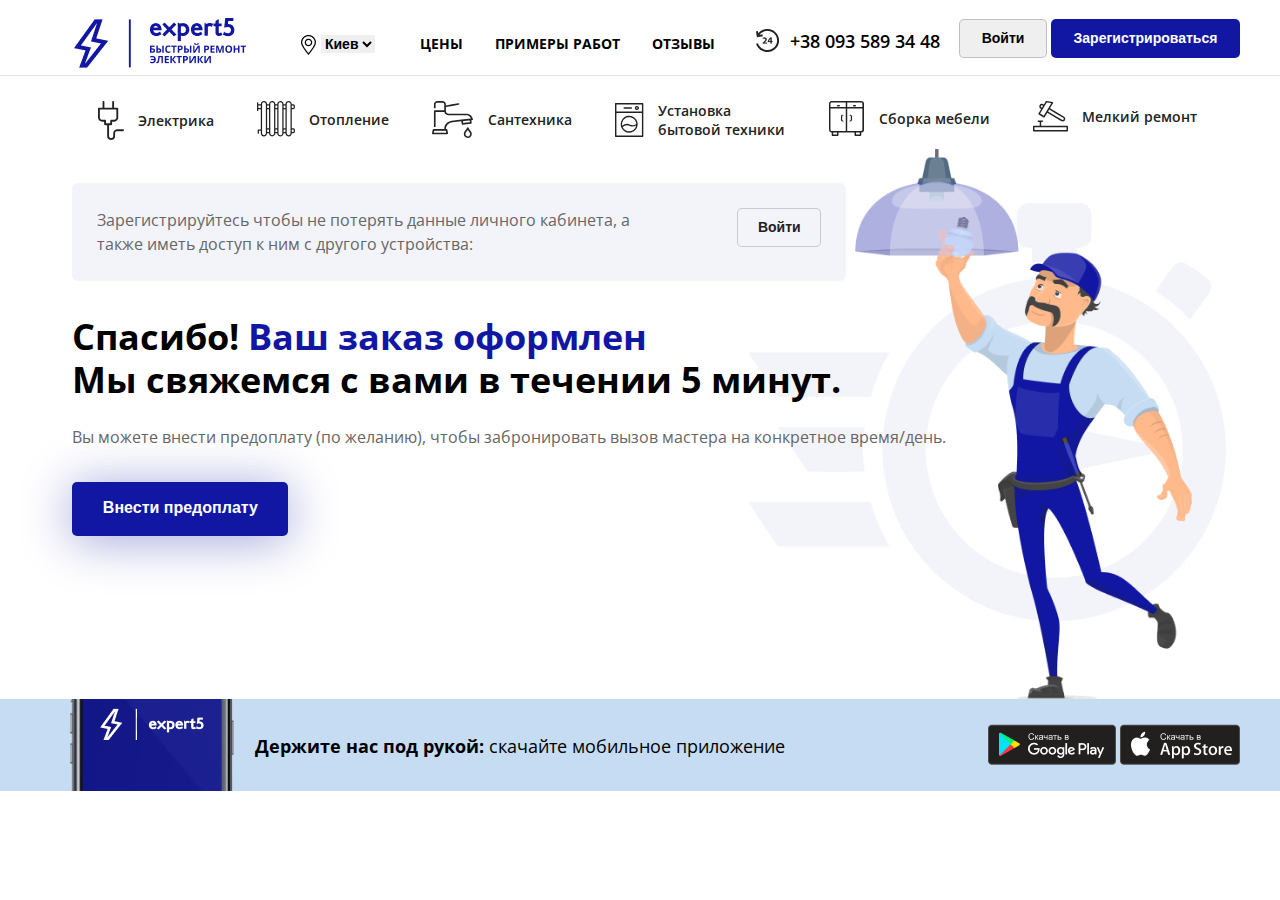
<file: thanks.html>
<!DOCTYPE html>
<html lang="ru">

<head>
    <meta charset="UTF-8">
    <meta http-equiv="X-UA-Compatible" content="IE=edge">
    <meta name="viewport" content="width=device-width, initial-scale=1.0">
    <link rel="stylesheet" href="./css/style.css">
    <link rel="preconnect" href="https://fonts.gstatic.com">
    <link rel="preconnect" href="https://fonts.gstatic.com">
    <link href="https://fonts.googleapis.com/css2?family=Open+Sans:wght@400;600;700;800&display=swap" rel="stylesheet">
    <title>expert5</title>
</head>

<body>
    <header>
        <div class="line">
            <div class="header">
                <div class="flex">
                    <div class="left">
                        <div class="head__main">
                            <div class="head__main__logo">
                                <img src="./img/logo.png" class="logo" alt="logo">
                                <div class="burger">
                                    <img src="./img/burger.png" alt="">
                                </div>
                                <img src="./img/logo2.png" class="logo2" alt="">
                                <div class="head__main__city__img">
                                    <img src="./img/map.png" alt="map">
                                </div>
                                <div class="head__main__city__select">
                                    <select>
                                        <option>Киев</option>
                                        <option>Киев</option>
                                        <option>Киев</option>
                                        <option>Киев</option>
                                        <option>Киев</option>
                                        <option>Киев</option>
                                    </select>
                                </div>
                            </div>
                        </div>
                    </div>
                    <div class="right">
                        <div class="menu2">
                            <a href="#">Цены</a>
                            <a href="#">Примеры работ</a>
                            <a href="#">Отзывы</a>
                        </div>
                        <div class="head__main__img">
                            <img src="./img/24.png" alt="24">
                        </div>
                        <div class="head__main__tell">
                            <a href="tel:+38 093 589 34 48">+38 093 589 34 48</a>
                        </div>
                        <div class="head__main__button">
                            <button class="btn1">Войти</button>
                            <button class="btn1_2">Зарегистрироваться</button>
                        </div>
                        <div class="head__main__mob">
                            <a href="tel:+38 093 589 34 48"><img src="./img/mob.png" alt="mob"> </a>
                        </div>
                    </div>
                </div>
            </div>
            <div class="menu3">
                <a href="#">Цены</a>
                <a href="#">Примеры работ</a>
                <a href="#">Отзывы</a>
            </div>
        </div>
        <div class="menu">
            <ul class="chevron">
                <li class="li1"><a href="#"><img src="./icon/electrician.svg" alt="" class="iw1">Электрика</a></li>
                <li class="li2"><a href="#"><img src="./icon/heating.svg" alt="" class="iw2">Отопление</a></li>
                <li class="li3"><a href="#"><img src="./icon/plumbing.svg" alt="" class="iw3">Сантехника</a></li>
                <li class="li4"><a href="#"><img src="./icon/washer.svg" alt="" class="iw4">Установка <br> бытовой
                        техники</a></li>
                <li class="li5"><a href="#"><img src="./icon/furniture.svg" alt="" class="iw5">Сборка мебели</a></li>
                <li class="li6"><a href="#"><img src="./icon/hammer.svg" alt="" class="iw6">Мелкий ремонт</a></li>
                <div class="close">
                    <img src="./img/close.png" alt="">
                </div>
                <div class="btn__call">
                    <button class="btn6 bopen">Войти</button>
                    <button class="btn6">Зарегистрироваться</button>
                </div>
            </ul>
        </div>
        <div class="content__menu">
            <div class="content__menu__block" data-after="45%">
                <div class="back_content"></div>
                <div class="content__menu__block__box first_block">
                    <div class="content__menu__block__box__content1">
                    </div>
                    <div class="content__menu__block__box__content1">
                    </div>
                    <div class="content__menu__block__box__content1">
                        <hr class="hrvert" />
                        <h1>вызов мастера</h1>
                        <div class="container">
                            <hr />
                            <div class="text1">с 8.00 до 19.00</div>
                            <div class="text2">349 грн</div>
                        </div>
                        <div class="container">
                            <hr />
                            <div class="text1">с 19.00 до 22.00</div>
                            <div class="text2">123 грн</div>
                        </div>
                        <div class="container">
                            <hr />
                            <div class="text1">с 22.00 до 8.00</div>
                            <div class="text2">от 899 грн</div>
                        </div>
                        <div class="container">
                            <hr />
                            <div class="text1">Ложный вызов</div>
                            <div class="text2">от 349 грн</div>
                        </div>
                        <div class="container">
                            <hr />
                            <div class="text1">за пределы Киева</div>
                            <div class="text2">ндивидуально</div>
                        </div>
                        <a href="#">
                            <p>подробнее</p>
                        </a>
                    </div>
                </div>

                <div class="content__menu__block__box second_block">
                    <div class="content__menu__block__box__content1">
                    </div>
                    <div class="content__menu__block__box__content1">
                    </div>
                    <div class="content__menu__block__box__content1">
                        <hr class="hrvert" />
                        <h1>вызов мастера</h1>
                        <div class="container">
                            <hr />
                            <div class="text1">с 8.00 до 19.00</div>
                            <div class="text2">349 грн</div>
                        </div>
                        <div class="container">
                            <hr />
                            <div class="text1">с 19.00 до 22.00</div>
                            <div class="text2">123 грн</div>
                        </div>
                        <div class="container">
                            <hr />
                            <div class="text1">с 22.00 до 8.00</div>
                            <div class="text2">от 899 грн</div>
                        </div>
                        <div class="container">
                            <hr />
                            <div class="text1">Ложный вызов</div>
                            <div class="text2">от 349 грн</div>
                        </div>
                        <div class="container">
                            <hr />
                            <div class="text1">за пределы Киева</div>
                            <div class="text2">ндивидуально</div>
                        </div>
                        <a href="#">
                            <p>подробнее</p>
                        </a>
                    </div>
                </div>

                <div class="content__menu__block__box third_block">
                    <div class="content__menu__block__box__content1">
                        <h1>Установка</h1>
                        <div class="container">
                            <hr />
                            <div class="text1">Монтаж умывальника</div>
                            <div class="text2">от 123 грн/шт</div>
                        </div>
                        <div class="container">
                            <hr />
                            <div class="text1">Монтаж ванны</div>
                            <div class="text2">от 456 грн/шт</div>
                        </div>
                        <div class="container">
                            <hr />
                            <div class="text1">Монтаж крана</div>
                            <div class="text2">от 789 грн/шт</div>
                        </div>
                        <div class="container">
                            <hr />
                            <div class="text1">Монтаж унитаза</div>
                            <div class="text2">от 123 грн/шт</div>
                        </div>
                        <div class="container">
                            <hr />
                            <div class="text1">Монтаж душевой кабины</div>
                            <div class="text2">от 456 грн/шт</div>
                        </div>
                        <div class="container">
                            <hr />
                            <div class="text1">Подключение бойлера</div>
                            <div class="text2">от 789 грн/шт</div>
                        </div>
                        <a href="#">
                            <p>все услуги сантехника</p>
                        </a>
                    </div>
                    <div class="content__menu__block__box__content1">
                        <h1>Ремонт</h1>
                        <div class="container">
                            <hr />
                            <div class="text1">Ремонт сантехники</div>
                            <div class="text2">от 50 грн/шт</div>
                        </div>
                        <div class="container">
                            <hr />
                            <div class="text1">Чистка бойлера</div>
                            <div class="text2">от 123 грн/шт</div>
                        </div>
                        <div class="container">
                            <hr />
                            <div class="text1">Чистка канализации</div>
                            <div class="text2">от 456 грн/шт</div>
                        </div>
                        <div class="container">
                            <hr />
                            <div class="text1">Замена труб</div>
                            <div class="text2">от 789 грн/шт</div>
                        </div>
                    </div>

                    <div class="content__menu__block__box__content1">
                        <hr class="hrvert" />
                        <h1>вызов мастера</h1>
                        <div class="container">
                            <hr />
                            <div class="text1">с 8.00 до 19.00</div>
                            <div class="text2">349 грн</div>
                        </div>
                        <div class="container">
                            <hr />
                            <div class="text1">с 19.00 до 22.00</div>
                            <div class="text2">123 грн</div>
                        </div>
                        <div class="container">
                            <hr />
                            <div class="text1">с 22.00 до 8.00</div>
                            <div class="text2">от 899 грн</div>
                        </div>
                        <div class="container">
                            <hr />
                            <div class="text1">Ложный вызов</div>
                            <div class="text2">от 349 грн</div>
                        </div>
                        <div class="container">
                            <hr />
                            <div class="text1">за пределы Киева</div>
                            <div class="text2">ндивидуально</div>
                        </div>
                        <a href="#">
                            <p>подробнее</p>
                        </a>
                    </div>
                </div>

                <div class="content__menu__block__box fourth_block">
                    <div class="content__menu__block__box__content1">
                    </div>
                    <div class="content__menu__block__box__content1">
                    </div>
                    <div class="content__menu__block__box__content1">
                        <hr class="hrvert" />
                        <h1>вызов мастера</h1>
                        <div class="container">
                            <hr />
                            <div class="text1">с 8.00 до 19.00</div>
                            <div class="text2">349 грн</div>
                        </div>
                        <div class="container">
                            <hr />
                            <div class="text1">с 19.00 до 22.00</div>
                            <div class="text2">123 грн</div>
                        </div>
                        <div class="container">
                            <hr />
                            <div class="text1">с 22.00 до 8.00</div>
                            <div class="text2">от 899 грн</div>
                        </div>
                        <div class="container">
                            <hr />
                            <div class="text1">Ложный вызов</div>
                            <div class="text2">от 349 грн</div>
                        </div>
                        <div class="container">
                            <hr />
                            <div class="text1">за пределы Киева</div>
                            <div class="text2">ндивидуально</div>
                        </div>
                        <a href="#">
                            <p>подробнее</p>
                        </a>
                    </div>
                </div>

                <div class="content__menu__block__box fifth_block">
                    <div class="content__menu__block__box__content1">
                    </div>
                    <div class="content__menu__block__box__content1">
                    </div>
                    <div class="content__menu__block__box__content1">
                        <hr class="hrvert" />
                        <h1>вызов мастера</h1>
                        <div class="container">
                            <hr />
                            <div class="text1">с 8.00 до 19.00</div>
                            <div class="text2">349 грн</div>
                        </div>
                        <div class="container">
                            <hr />
                            <div class="text1">с 19.00 до 22.00</div>
                            <div class="text2">123 грн</div>
                        </div>
                        <div class="container">
                            <hr />
                            <div class="text1">с 22.00 до 8.00</div>
                            <div class="text2">от 899 грн</div>
                        </div>
                        <div class="container">
                            <hr />
                            <div class="text1">Ложный вызов</div>
                            <div class="text2">от 349 грн</div>
                        </div>
                        <div class="container">
                            <hr />
                            <div class="text1">за пределы Киева</div>
                            <div class="text2">ндивидуально</div>
                        </div>
                        <a href="#">
                            <p>подробнее</p>
                        </a>
                    </div>
                </div>

                <div class="content__menu__block__box sixth_block">
                    <div class="content__menu__block__box__content1">
                    </div>
                    <div class="content__menu__block__box__content1">
                    </div>
                    <div class="content__menu__block__box__content1">
                        <hr class="hrvert" />
                        <h1>вызов мастера</h1>
                        <div class="container">
                            <hr />
                            <div class="text1">с 8.00 до 19.00</div>
                            <div class="text2">349 грн</div>
                        </div>
                        <div class="container">
                            <hr />
                            <div class="text1">с 19.00 до 22.00</div>
                            <div class="text2">123 грн</div>
                        </div>
                        <div class="container">
                            <hr />
                            <div class="text1">с 22.00 до 8.00</div>
                            <div class="text2">от 899 грн</div>
                        </div>
                        <div class="container">
                            <hr />
                            <div class="text1">Ложный вызов</div>
                            <div class="text2">от 349 грн</div>
                        </div>
                        <div class="container">
                            <hr />
                            <div class="text1">за пределы Киева</div>
                            <div class="text2">ндивидуально</div>
                        </div>
                        <a href="#">
                            <p>подробнее</p>
                        </a>
                    </div>
                </div>

            </div>
        </div>

        <div class="header__main header__main__thanks">
            <div class="header__main__center">
                <div class="header__main__text header__main__text__thanks">
                    <div class="header__main__text__up__thanks">
                        <p>Зарегистрируйтесь чтобы не потерять данные личного кабинета, а также иметь доступ к ним с
                            другого устройства:</p>
                        <button>Войти</button>
                    </div>
                    <div class="thanks_second_block">
                        <div class="header__main__text__head header__main__text__head__thanks">
                            <h1>Спасибо! <span style="color:#1117A3">Ваш заказ оформлен </span><br>Мы свяжемся с вами в
                                течении 5 минут.</h1>
                        </div>
                        <div class="header__main__text__main header__main__text__main__thanks">
                            <p>Вы можете внести предоплату (по желанию), чтобы забронировать вызов мастера на конкретное
                                время/день.</p>
                        </div>
                        <div class="header__main__text__btn header__main__text__btn__thanks">
                            <button class="btn2">Внести предоплату</button>
                        </div>
                    </div>
                </div>
            </div>
            <div class="header__main__back header__main__back__thanks">
                <div class="header__main__back__img">
                    <img src="./img/thanks_master.png" class="man man_thanks" alt="man">
                    <div class="blockgradi blockgradi__thanks"></div>
                </div>
            </div>
        </div>
    </header>
    <section class="block__tell__attachment block__tell__attachment_no_margin_top">
        <div class="block__tell__attachment__box">
            <div class="attachment">
                <img src="./img/mob_tell.png" alt="">
            </div>
            <div class="text">
                <p><b>Держите нас под рукой:</b> скачайте мобильное приложение</p>
            </div>
            <div class="links">
                <a href="#"><img src="./img/googleplay1.png" alt=""></a>
                <a href="#"><img src="./img/buttonappstore1.png" alt=""></a>
            </div>
        </div>
    </section>

    <script src="./js/header.js"></script>
</body>

</html>
</file>
<file: css/style.css>
@charset "UTF-8";
* {
  margin: 0;
  padding: 0;
}

body {
  font-family: 'Open Sans', sans-serif;
  position: relative;
}

.btn1 {
  font-size: 14px;
  width: 88px;
  height: 39px;
  border: 1px solid rgba(0, 0, 0, 0.2);
  box-sizing: border-box;
  border-radius: 5px;
  font-size: 14px;
  font-style: normal;
  font-weight: 600;
  line-height: 20px;
  letter-spacing: 0em;
}

.btn1_2 {
  border: 0;
  width: 189px;
  height: 39px;
  background: #1117A3;
  color: white;
  border-radius: 5px;
  font-size: 14px;
  font-style: normal;
  font-weight: 600;
  line-height: 20px;
  letter-spacing: 0em;
}

.menu2 {
  flex: auto;
  margin-left: 13%;
}

.menu2 a {
  padding: 4%;
  text-decoration: none;
  color: #000;
  font-size: 14px;
  font-style: normal;
  font-weight: 700;
  line-height: 20px;
  letter-spacing: 0em;
  text-transform: uppercase;
}

.modall__block {
  display: none;
  justify-content: center;
  align-items: center;
  position: absolute;
  left: 0;
  right: 0;
  top: 0;
  height: 101vh;
  background-color: rgba(0, 0, 0, 0.7);
  z-index: 10;
}

.modall__block .closedModal {
  position: absolute;
  top: 26px;
  right: 22px;
}

.modall__block__content {
  position: relative;
  padding: 41px 0 0 60px;
  box-sizing: border-box;
  width: 962px;
  height: 308px;
  background: #FFFFFF;
  box-shadow: 0px 4px 40px rgba(0, 0, 0, 0.25);
  border-radius: 10px;
}

.modall__block__content h1 {
  font-weight: bold;
  font-size: 38px;
  margin-bottom: 17px;
}

.modall__block__content p {
  font-weight: normal;
  font-size: 22px;
  margin-bottom: 29px;
}

.modall__block .googlePlay {
  margin-right: 12px;
}

.modall__block .mobTekk {
  top: -45px;
  right: 70px;
  position: absolute;
}

.call__master__modal {
  display: none;
  justify-content: center;
  align-items: center;
  position: absolute;
  left: 0;
  right: 0;
  top: 0;
  height: 101vh;
  background-color: rgba(0, 0, 0, 0.7);
  z-index: 10;
}

.call__master__modal .closedModal {
  position: absolute;
  top: 26px;
  right: 22px;
}

.call__master__modal__content {
  position: relative;
  padding: 41px 59px 64px 60px;
  box-sizing: border-box;
  width: 560px;
  background: #FFFFFF;
  box-shadow: 0px 4px 40px rgba(0, 0, 0, 0.25);
  border-radius: 10px;
}

.call__master__modal__content h1 {
  font-weight: 700;
  font-size: 40px;
  margin-bottom: 30px;
  margin-top: 0;
}

.call__master__modal__content .choose__call {
  display: flex;
  flex-direction: row;
}

.call__master__modal__content .choose__call__item {
  display: flex;
  flex-direction: column;
}

.call__master__modal__content .choose__call__item__block {
  width: 200px;
  height: 200px;
  background: #F3F4F9;
  border-radius: 10px;
  display: flex;
  justify-content: center;
  align-items: center;
  cursor: pointer;
}

.call__master__modal__content .choose__call__item__block .white {
  display: none;
}

.call__master__modal__content .choose__call__item__text {
  margin-top: 18px;
  margin-bottom: 0;
  font-size: 18px;
  font-weight: 600;
  color: #222222;
}

.call__master__modal__content .choose__call__item:first-child {
  margin-right: 41px;
}

.call__master__modal .call__master__urgent {
  display: none;
  position: relative;
  padding: 41px 45px 60px 45px;
  box-sizing: border-box;
  max-width: 560px;
  width: 100%;
  background: #FFFFFF;
  box-shadow: 0px 4px 40px rgba(0, 0, 0, 0.25);
  border-radius: 10px;
}

.call__master__modal .call__master__urgent h1 {
  font-weight: 700;
  font-size: 40px;
  margin-bottom: 25px;
  margin-top: 0;
  color: #222222;
  text-align: center;
}

.call__master__modal .call__master__urgent__reason {
  background: #EDF5FE;
  border-radius: 10px;
  max-width: 470px;
  width: 100%;
  height: 101px;
  padding: 18px 22px;
  border: none;
  font-family: Open Sans;
  font-style: normal;
  font-weight: normal;
  font-size: 16px;
  line-height: 140%;
  color: #222222;
  box-sizing: border-box;
  margin-bottom: 12px;
  resize: vertical;
  max-height: 40vh;
}

.call__master__modal .call__master__urgent__reason::placeholder {
  font-family: Open Sans;
  font-style: normal;
  font-weight: normal;
  font-size: 16px;
  line-height: 140%;
  color: #666666;
}

.call__master__modal .call__master__urgent__name {
  max-width: 470px;
  width: 100%;
  height: 59px;
  background: #EDF5FE;
  border-radius: 10px;
  padding: 19px 22px;
  box-sizing: border-box;
  margin-bottom: 13px;
  font-family: Open Sans;
  font-style: normal;
  font-weight: normal;
  font-size: 16px;
  color: #222222;
  border: none;
}

.call__master__modal .call__master__urgent__name::placeholder {
  font-family: Open Sans;
  font-style: normal;
  font-weight: normal;
  font-size: 16px;
  line-height: 140%;
  color: #666666;
}

.call__master__modal .call__master__urgent__phone {
  background: #EDF5FE;
  border-radius: 10px;
  max-width: 470px;
  width: 100%;
  height: 59px;
  border: none;
  box-sizing: border-box;
  margin-bottom: 13px;
  padding: 20px;
}

.call__master__modal .call__master__urgent__phone__input {
  background: #EDF5FE;
  border: none;
  font-family: Open Sans;
  font-style: normal;
  font-weight: normal;
  font-size: 16px;
  color: #222222;
}

.call__master__modal .call__master__urgent__phone__input::placeholder {
  font-family: Open Sans;
  font-style: normal;
  font-weight: normal;
  font-size: 16px;
  line-height: 140%;
  color: #666666;
}

.call__master__modal .call__master__urgent__phone__select {
  background: #EDF5FE;
}

.call__master__modal .call__master__urgent__btn {
  background: #1117A3;
  box-shadow: 0px 4px 30px rgba(17, 23, 163, 0.3);
  border-radius: 5px;
  width: 100%;
  text-align: center;
  padding-top: 15px;
  padding-bottom: 17px;
  color: #FFFFFF;
  font-family: Open Sans;
  font-style: normal;
  font-weight: 600;
  font-size: 16px;
  line-height: 140%;
  border: none;
  margin-bottom: 24px;
}

.call__master__modal .call__master__urgent p {
  font-family: Open Sans;
  font-style: normal;
  font-weight: normal;
  font-size: 16px;
  line-height: 150%;
  text-align: center;
  color: #666666;
}

.call__master__modal .call__master__nonurgent__first {
  display: none;
  position: relative;
  padding: 41px 45px 60px 45px;
  box-sizing: border-box;
  max-width: 560px;
  width: 100%;
  background: #FFFFFF;
  box-shadow: 0px 4px 40px rgba(0, 0, 0, 0.25);
  border-radius: 10px;
}

.call__master__modal .call__master__nonurgent__first h1 {
  font-weight: 700;
  font-size: 40px;
  margin-bottom: 41px;
  margin-top: 0;
  color: #222222;
  text-align: center;
}

.call__master__modal .call__master__nonurgent__first h3 {
  font-weight: 600;
  font-size: 18px;
  margin-bottom: 11px;
  margin-top: 0;
  color: #222222;
}

.call__master__modal .call__master__nonurgent__first__reason {
  background: #EDF5FE;
  border-radius: 10px;
  max-width: 470px;
  width: 100%;
  height: 101px;
  padding: 18px 22px;
  border: none;
  font-family: Open Sans;
  font-style: normal;
  font-weight: normal;
  font-size: 16px;
  line-height: 140%;
  color: #222222;
  box-sizing: border-box;
  margin-bottom: 29px;
  resize: vertical;
  max-height: 30vh;
}

.call__master__modal .call__master__nonurgent__first__reason::placeholder {
  font-family: Open Sans;
  font-style: normal;
  font-weight: normal;
  font-size: 16px;
  line-height: 140%;
  color: #666666;
}

.call__master__modal .call__master__nonurgent__first__address {
  max-width: 470px;
  width: 100%;
  height: 59px;
  background: #EDF5FE;
  border-radius: 10px;
  padding: 19px 22px;
  box-sizing: border-box;
  margin-bottom: 13px;
  font-family: Open Sans;
  font-style: normal;
  font-weight: normal;
  font-size: 16px;
  color: #222222;
  border: none;
}

.call__master__modal .call__master__nonurgent__first__address::placeholder {
  font-family: Open Sans;
  font-style: normal;
  font-weight: normal;
  font-size: 16px;
  line-height: 140%;
  color: #666666;
}

.call__master__modal .call__master__nonurgent__first__date {
  max-width: 470px;
  width: 100%;
  height: 59px;
  background: #EDF5FE;
  border-radius: 10px;
  padding: 19px 22px;
  box-sizing: border-box;
  border: none;
  margin-bottom: 11px;
  font-family: Open Sans;
  font-style: normal;
  font-weight: normal;
  font-size: 16px;
  color: #222222;
}

.call__master__modal .call__master__nonurgent__first__time {
  max-width: 470px;
  width: 100%;
  height: 59px;
  background: #EDF5FE;
  border-radius: 10px;
  padding: 19px 22px;
  box-sizing: border-box;
  margin-bottom: 13px;
  font-family: Open Sans;
  font-style: normal;
  font-weight: normal;
  font-size: 16px;
  color: #222222;
  border: none;
}

.call__master__modal .call__master__nonurgent__first__time::placeholder {
  font-family: Open Sans;
  font-style: normal;
  font-weight: normal;
  font-size: 16px;
  line-height: 140%;
  color: #666666;
}

.call__master__modal .call__master__nonurgent__first__btn {
  padding: 15px 32px 17px 32px;
  background: #1117A3;
  box-shadow: 0px 4px 30px rgba(17, 23, 163, 0.3);
  border-radius: 5px;
  border: none;
  cursor: pointer;
  margin-bottom: 24px;
  margin-left: auto;
  display: block;
  width: 134px;
}

.call__master__modal .call__master__nonurgent__first__btn span {
  font-family: Open Sans;
  font-style: normal;
  font-weight: 600;
  font-size: 16px;
  line-height: 140%;
  color: #FFFFFF;
}

.call__master__modal .call__master__nonurgent__first__btn span::after {
  content: " →";
  color: #FFFFFF;
}

.call__master__modal .call__master__nonurgent__first p {
  font-family: Open Sans;
  font-style: normal;
  font-weight: normal;
  font-size: 16px;
  line-height: 150%;
  text-align: center;
  color: #666666;
}

.call__master__modal .call__master__nonurgent__second {
  display: none;
  position: relative;
  padding: 41px 45px 60px 45px;
  box-sizing: border-box;
  width: 560px;
  background: #FFFFFF;
  box-shadow: 0px 4px 40px rgba(0, 0, 0, 0.25);
  border-radius: 10px;
}

.call__master__modal .call__master__nonurgent__second h1 {
  font-weight: 700;
  font-size: 40px;
  margin-bottom: 41px;
  margin-top: 0;
  color: #222222;
  text-align: center;
}

.call__master__modal .call__master__nonurgent__second h3 {
  font-weight: 600;
  font-size: 18px;
  margin-bottom: 11px;
  margin-top: 0;
  color: #222222;
}

.call__master__modal .call__master__nonurgent__second__name {
  max-width: 470px;
  width: 100%;
  height: 59px;
  background: #EDF5FE;
  border-radius: 10px;
  padding: 19px 22px;
  box-sizing: border-box;
  margin-bottom: 13px;
  font-family: Open Sans;
  font-style: normal;
  font-weight: normal;
  font-size: 16px;
  color: #222222;
  border: none;
}

.call__master__modal .call__master__nonurgent__second__name::placeholder {
  font-family: Open Sans;
  font-style: normal;
  font-weight: normal;
  font-size: 16px;
  line-height: 140%;
  color: #666666;
}

.call__master__modal .call__master__nonurgent__second__phone {
  background: #EDF5FE;
  border-radius: 10px;
  max-width: 470px;
  width: 100%;
  height: 59px;
  border: none;
  box-sizing: border-box;
  margin-bottom: 13px;
  padding: 20px;
}

.call__master__modal .call__master__nonurgent__second__phone__input {
  background: #EDF5FE;
  border: none;
  font-family: Open Sans;
  font-style: normal;
  font-weight: normal;
  font-size: 16px;
  color: #222222;
}

.call__master__modal .call__master__nonurgent__second__phone__input::placeholder {
  font-family: Open Sans;
  font-style: normal;
  font-weight: normal;
  font-size: 16px;
  line-height: 140%;
  color: #666666;
}

.call__master__modal .call__master__nonurgent__second__phone__select {
  background: #EDF5FE;
}

.call__master__modal .call__master__nonurgent__second label {
  font-family: Open Sans;
  font-style: normal;
  font-weight: normal;
  font-size: 16px;
  line-height: 200%;
  color: #666666;
  display: block;
}

.call__master__modal .call__master__nonurgent__second__btns {
  margin-top: 24px;
  margin-bottom: 40px;
  display: flex;
  flex-direction: row;
  justify-content: space-between;
}

.call__master__modal .call__master__nonurgent__second__btns .prev__btn {
  background: #5E62C0;
  box-shadow: 0px 4px 30px rgba(17, 23, 163, 0.3);
  border-radius: 5px;
  border: none;
  padding: 15px 29px 17px 25px;
  cursor: pointer;
}

.call__master__modal .call__master__nonurgent__second__btns .prev__btn span {
  font-family: Open Sans;
  font-style: normal;
  font-weight: 600;
  font-size: 16px;
  line-height: 140%;
  color: #FFFFFF;
}

.call__master__modal .call__master__nonurgent__second__btns .prev__btn span::before {
  font-size: 16px;
  content: "← ";
  color: #FFFFFF;
}

.call__master__modal .call__master__nonurgent__second__btns .pay__btn {
  background: #1117A3;
  box-shadow: 0px 4px 30px rgba(17, 23, 163, 0.3);
  border-radius: 5px;
  border: none;
  padding: 15px 26px 17px 28px;
  cursor: pointer;
}

.call__master__modal .call__master__nonurgent__second__btns .pay__btn span {
  font-family: Open Sans;
  font-style: normal;
  font-weight: 600;
  font-size: 16px;
  line-height: 140%;
  color: #FFFFFF;
}

.call__master__modal .call__master__nonurgent__second p {
  font-family: Open Sans;
  font-style: normal;
  font-weight: normal;
  font-size: 16px;
  line-height: 150%;
  text-align: center;
  color: #666666;
}

.call__master__modal .call__master__pay {
  display: none;
  position: relative;
  padding: 41px 45px 60px 45px;
  box-sizing: border-box;
  max-width: 560px;
  width: 100%;
  background: #FFFFFF;
  box-shadow: 0px 4px 40px rgba(0, 0, 0, 0.25);
  border-radius: 10px;
}

.call__master__modal .call__master__pay h1 {
  font-weight: 700;
  font-size: 40px;
  margin-bottom: 27px;
  margin-top: 0;
  color: #222222;
  text-align: center;
}

.call__master__modal .call__master__pay__price {
  max-width: 470px;
  width: 100%;
  height: 59px;
  background: #EDF5FE;
  border-radius: 10px;
  padding: 19px 22px;
  box-sizing: border-box;
  margin-bottom: 21px;
  font-family: Open Sans;
  font-style: normal;
  font-weight: normal;
  font-size: 16px;
  color: #222222;
  border: none;
}

.call__master__modal .call__master__pay__price::placeholder {
  font-family: Open Sans;
  font-style: normal;
  font-weight: normal;
  font-size: 16px;
  line-height: 140%;
  color: #666666;
}

.call__master__modal .call__master__pay h2 {
  font-weight: 700;
  font-size: 22px;
  margin-bottom: 23px;
  margin-top: 0;
  color: #222222;
  text-align: left;
}

.call__master__modal .call__master__pay__btn {
  background: #1117A3;
  box-shadow: 0px 4px 30px rgba(17, 23, 163, 0.3);
  border-radius: 5px;
  max-width: 470px;
  width: 100%;
  padding: 17px 0;
  font-family: Open Sans;
  font-style: normal;
  font-weight: 600;
  font-size: 16px;
  line-height: 140%;
  color: #FFFFFF;
  margin-bottom: 36px;
  border: none;
  cursor: pointer;
  display: flex;
  flex-direction: row;
  justify-content: center;
}

.call__master__modal .call__master__pay__btn img {
  margin-left: 10px;
}

.call__master__modal .call__master__pay p {
  font-family: Open Sans;
  font-style: normal;
  font-weight: normal;
  font-size: 16px;
  line-height: 150%;
  text-align: center;
  color: #666666;
  margin: 0;
}

header {
  margin: 0 auto;
  font-family: 'Open Sans', sans-serif;
}

.menu3 {
  display: none;
}

.line {
  border-bottom-width: 1px;
  border-bottom-style: solid;
  border-bottom-color: rgba(0, 0, 0, 0.1);
}

.header {
  max-width: 1200px;
  margin: 0 auto;
  margin-bottom: 0.55%;
}

.flex {
  margin-top: 1.5%;
  display: flex;
  justify-content: space-between;
  align-items: center;
}

.head__main {
  display: flex;
}

.head__main__city__img {
  margin-top: 7%;
  margin-left: 23%;
}

.head__main__city__select {
  margin-top: 6%;
  margin-left: 2%;
}

select {
  cursor: pointer;
  font-size: 14px;
  font-style: normal;
  font-weight: 600;
  border: none;
  outline: none;
}

.left,
.right {
  display: flex;
  align-items: center;
}

.head__main__logo {
  display: flex;
  position: relative;
  margin-left: 14%;
}

.right {
  width: 100%;
  padding-left: -15%;
  justify-content: flex-end;
}

.head__main__img {
  margin-right: 1%;
}

.head__main__tell {
  margin-top: -0.5%;
  margin-right: 2%;
}

.head__main__tell a {
  text-decoration: none;
  color: #000;
  font-size: 18px;
  font-style: normal;
  font-weight: 600;
}

.logo2 {
  display: none;
}

.head__main__button {
  margin-top: -1%;
}

.btn {
  cursor: pointer;
  height: 39px;
  width: 163px;
  left: 1137px;
  top: 21px;
  border-radius: 5px;
  background-color: #1117A3;
  text-decoration: none;
  color: #fff;
  outline: none;
  border: 0;
}

.head__main__mob {
  display: none;
}

.menu {
  position: relative;
  max-width: 1200px;
  margin: 0 auto;
  margin-bottom: 0.7%;
}

.chevron {
  z-index: 25;
  display: flex;
  justify-content: flex-end;
}

.burger {
  top: 25%;
  left: -5%;
  position: absolute;
  display: none;
}

.close {
  position: absolute;
  top: 2%;
  left: 91%;
  display: none;
}

.chevron a {
  text-decoration: none;
  font-size: 14px;
  font-style: normal;
  font-weight: 600;
  color: #222222;
  display: flex;
  align-items: center;
  text-align: left;
}

.icon1 {
  fill: #1117A3;
}

.chevron :hover {
  color: #1117A3;
}

.chevron li {
  margin: 2.1% 3.6% 0 0;
  list-style-type: none;
}

.chevron img {
  padding-right: 14px;
}

.header__main {
  overflow: hidden;
  z-index: 1;
  position: relative;
  width: 100%;
  margin: 0 auto;
  height: 550px;
}

.header__main__center {
  max-width: 1200px;
  margin: 0 auto;
}

.header__main__text {
  margin-top: 9.55%;
  margin-left: 2.7%;
}

.header__main__text__thanks {
  margin-top: 34px;
  margin-left: 2.7%;
}

.header__main__text__up__thanks {
  padding: 25px;
  background: #F3F4F9;
  border-radius: 6px;
  width: 62%;
  display: flex;
  flex-direction: row;
  align-content: center;
  justify-content: space-between;
  margin-bottom: 34px;
}

.header__main__text__up__thanks p {
  font-style: normal;
  font-weight: normal;
  font-size: 16px;
  line-height: 150%;
  color: #666666;
  width: 80%;
}

.header__main__text__up__thanks button {
  cursor: pointer;
  border: 1px solid rgba(34, 34, 34, 0.2);
  box-sizing: border-box;
  width: 84px;
  height: 39px;
  border-radius: 5px;
  background: #F3F4F9;
  font-weight: 600;
  font-size: 14px;
  line-height: 140%;
  color: #222222;
}

.header__main__text__head h1 {
  font-size: 48px;
  font-style: normal;
  font-weight: 700;
  line-height: 58px;
  letter-spacing: 0em;
  text-align: left;
}

.header__main__text__head__thanks h1 {
  font-size: 36px;
  font-style: normal;
  font-weight: 700;
  line-height: 120%;
  letter-spacing: 0em;
  text-align: left;
}

.header__main__text__main p {
  margin-top: 2.5%;
  font-size: 20px;
  font-style: normal;
  font-weight: 400;
  color: #666666;
}

.header__main__text__main__thanks p {
  margin-top: 24px;
  font-size: 16px;
  font-style: normal;
  font-weight: 400;
  color: #666666;
}

.btn2 {
  cursor: pointer;
  height: 54px;
  width: 216px;
  border-radius: 5px;
  background-color: #1117A3;
  font-size: 16px;
  font-style: normal;
  font-weight: 600;
  color: #fff;
  outline: none;
  border: 0;
  -webkit-box-shadow: 0px 0px 100px 10px rgba(17, 23, 163, 0.2);
  -moz-box-shadow: 0px 0px 100px 10px rgba(17, 23, 163, 0.2);
  box-shadow: 0px 0px 100px 10px rgba(17, 23, 163, 0.2);
}

.header__main__text__btn {
  margin-top: 3.6%;
}

.header__main__text__btn button {
  margin-bottom: 15px;
}

.header__main__text__btn__thanks {
  margin-top: 34px;
}

.header__main__text__btn__thanks button {
  margin-bottom: 15px;
}

.header__main__text__btn__thanks .btn2 {
  font-style: normal;
  font-weight: 600;
  font-size: 16px;
  line-height: 140%;
  background: #1117A3;
  box-shadow: 0px 4px 50px rgba(17, 23, 163, 0.4);
  border-radius: 5px;
}

.header__main__back img {
  position: absolute;
  z-index: -1;
  top: 3%;
  left: 47.6%;
}

.header__main__back .man_system {
  width: 25%;
  left: 55%;
  top: -15%;
}

.header__main__back .man_washer {
  left: 60%;
}

.header__main__back .man_plumb {
  width: 40%;
  left: 58%;
}

.header__main__back .man_cl {
  width: 25%;
  position: absolute;
  z-index: -1;
  top: 3%;
  left: 60%;
}

.header__main__back__thanks img {
  position: absolute;
  z-index: -1;
  top: -3.6%;
  left: 58.4%;
  width: 478px;
}

.link {
  margin-left: 2.5%;
  font-size: 16px;
  font-style: normal;
  font-weight: 600;
  color: #1117A3;
}

.link:active {
  color: #1117A3;
}

.hrvert {
  position: absolute;
  width: 213px;
  height: 0px;
  left: 56.5%;
  top: 145px;
  border: 1px dashed rgba(34, 34, 34, 0.2);
  transform: rotate(90deg);
}

.back_content {
  justify-content: center;
  align-items: center;
  position: absolute;
  left: 0;
  right: 0;
  top: 313px;
  height: 100vh;
  background-color: rgba(0, 0, 0, 0.7);
  z-index: 10;
}

.content__menu {
  display: none;
  position: absolute;
  width: 100%;
  z-index: 5;
}

.content__menu__block {
  position: relative;
  height: 313px;
  background: #F3F4F9;
}

.content__menu__block::after {
  content: '';
  position: absolute;
  left: 45%;
  top: -20px;
  border: 10px solid transparent;
  border-bottom: 10px solid #F3F4F9;
}

.content__menu__block[data-after="first"]::after {
  left: calc(50% - (450px));
}

.content__menu__block[data-after="second"]::after {
  left: calc(50% - (300px));
}

.content__menu__block[data-after="third"]::after {
  left: calc(50% - (125px));
}

.content__menu__block[data-after="fourth"]::after {
  left: calc(50% + (80px));
}

.content__menu__block[data-after="fifth"]::after {
  left: calc(50% + (270px));
}

.content__menu__block[data-after="sixth"]::after {
  left: calc(50% + (450px));
}

.content__menu__block__box {
  margin: 0 auto;
  display: none;
  justify-content: space-between;
  max-width: 1200px;
}

.content__menu__block__box a:active {
  color: #1117A3;
}

.content__menu__block__box__content1 {
  margin-left: 2.2%;
}

.content__menu__block__box__content1 h1 {
  text-transform: uppercase;
  padding-left: 10px;
  padding-bottom: 10px;
  padding-top: 28px;
  font-size: 15px;
  font-style: normal;
  font-weight: 700;
  line-height: 30px;
  letter-spacing: 0.05em;
  text-align: left;
  color: #999;
}

.content__menu__block__box__content1 p {
  margin-top: 20px;
  margin-left: 10px;
  color: #1117A3;
}

.content__menu__block__box__content1 .container {
  position: relative;
  padding-top: 27px;
  width: 351px;
}

.content__menu__block__box__content1 hr {
  border: 1px dashed rgba(34, 34, 34, 0.2);
}

.content__menu__block__box__content1 .text1 {
  position: absolute;
  left: 0;
  top: 5px;
  background: #F3F4F9;
  padding: 0 10px;
  font-size: 15px;
  font-style: normal;
  font-weight: 400;
  line-height: 30px;
  letter-spacing: 0em;
  text-align: left;
}

.content__menu__block__box__content1 .text2 {
  position: absolute;
  right: -20px;
  top: 5px;
  background: #F3F4F9;
  padding: 0 10px;
  font-size: 15px;
  font-style: normal;
  font-weight: 400;
  line-height: 30px;
  letter-spacing: 0em;
  text-align: right;
  color: #999;
}

.content__menu__block .active {
  display: flex;
}

.s1 {
  font-family: 'Open Sans', sans-serif;
  background: #F3F4F9;
  height: 500px;
}

.section1 {
  position: relative;
  max-width: 1200px;
  margin: 0 auto;
}

.btnLeft {
  cursor: pointer;
  position: absolute;
  top: 57%;
  left: -74px;
  margin-top: -34px;
}

.btnRight {
  cursor: pointer;
  position: absolute;
  top: 57%;
  right: -101px;
  margin-top: -34px;
}

.box1 {
  position: relative;
  height: 365px;
  border-radius: 6px;
  background: #fff;
}

.box1 h1 {
  padding: 25px 0 0 30px;
  font-size: 22px;
  font-style: normal;
  font-weight: 700;
  text-align: left;
  color: #222;
}

.box1 p {
  padding: 13px 0 0 30px;
  font-size: 16px;
  font-style: normal;
  font-weight: 400;
  text-align: left;
  color: #666;
}

.box1 .arrow {
  position: absolute;
  bottom: 34px;
  left: 30px;
}

.box1 .hand {
  position: absolute;
  bottom: 0;
  right: 0;
}

.box2 {
  position: relative;
  overflow: hidden;
  height: 365px;
  border-radius: 6px;
  background: #5E62C0;
}

.box2 h1 {
  padding: 25px 0 0 30px;
  font-size: 22px;
  font-style: normal;
  font-weight: 700;
  text-align: left;
  color: #fff;
}

.box2 p {
  padding: 13px 0 0 30px;
  font-size: 16px;
  font-style: normal;
  font-weight: 400;
  text-align: left;
  color: #fff;
}

.box2 .arrow2 {
  position: absolute;
  bottom: 35px;
  left: 32px;
}

.box2 .clock {
  position: absolute;
  right: -10px;
  bottom: -30px;
}

.box {
  padding: 64px 0 0 40px;
  box-sizing: border-box;
}

.box3 {
  position: relative;
  overflow: hidden;
  height: 365px;
  border-radius: 6px;
  background: #222222;
}

.box3 h1 {
  padding: 25px 0 0 30px;
  font-size: 22px;
  font-style: normal;
  font-weight: 700;
  text-align: left;
  color: #fff;
}

.box3 p {
  padding: 10px 20px 0 30px;
  font-size: 16px;
  font-style: normal;
  font-weight: 400;
  text-align: left;
  color: #fff;
}

.box3 .arrow3 {
  position: absolute;
  bottom: 35px;
  left: 32px;
}

.box3 .chat {
  position: absolute;
  right: -40px;
  bottom: -30px;
}

.s2 {
  font-family: 'Open Sans', sans-serif;
  overflow: hidden;
}

.section__two {
  position: relative;
  max-width: 1200px;
  margin: 0 auto;
}

.section__two__header {
  margin-top: 43px;
}

.section__two__header h1 {
  font-size: 46px;
  font-style: normal;
  font-weight: 700;
  line-height: 64px;
  letter-spacing: 0em;
  text-align: center;
}

.point1 {
  position: absolute;
  top: 15px;
  right: -310px;
}

.point2 {
  position: absolute;
  top: 530px;
  left: -300px;
}

.block__box1 {
  height: 694px;
  width: 560px;
  border-radius: 6px;
  border: 1px solid rgba(0, 0, 0, 0.1);
}

.block__box2 {
  margin-left: 40px;
  height: 694px;
  width: 560px;
  border-radius: 6px;
  border: 1px solid rgba(0, 0, 0, 0.1);
}

.section__two__block {
  display: flex;
  margin-top: 36px;
  margin-left: 33px;
}

.section__two__block__b1 {
  height: 124px;
  width: 560px;
  align-items: center;
  border-radius: 6px 6px 0 0;
  background-color: #c5dcf2;
}

.section__two__block__b1__head {
  display: flex;
}

.section__two__block__b1__head .clock2 {
  padding-top: 50px;
  padding-left: 56px;
  margin-right: 10px;
}

.section__two__block__b1__head h1 {
  font-size: 30px;
  font-style: bold;
  font-weight: 700;
  line-height: 42px;
  letter-spacing: 0em;
  text-align: left;
  padding-top: 40px;
}

.section__two__block__b1__head .sun {
  padding-top: 29px;
  padding-left: 107px;
}

.section__two__block__b2__main__head {
  display: flex;
  margin-top: 47px;
  margin-left: 56px;
}

.section__two__block__b2__main__text h1 {
  font-size: 22px;
  font-style: normal;
  font-weight: 700;
  line-height: 29px;
  letter-spacing: 0em;
  text-align: left;
}

.section__two__block__b2__main__text p {
  font-size: 18px;
  font-style: normal;
  font-weight: 400;
  line-height: 25px;
  letter-spacing: 0em;
  text-align: left;
  color: #666666;
}

.section__two__block__b2__main__text2 p {
  margin-left: 85px;
  font-size: 22px;
  font-style: normal;
  font-weight: 400;
  line-height: 31px;
  letter-spacing: 0em;
  text-align: right;
  color: #222222;
}

.section__two__block__b2__main__text5 p {
  margin-left: 85px;
  font-size: 22px;
  font-style: normal;
  font-weight: 400;
  line-height: 31px;
  letter-spacing: 0em;
  text-align: right;
  color: #222222;
}

.section__two__block__b2__main__text3 {
  margin-top: 22px;
  margin-left: 56px;
  margin-bottom: 42px;
}

.section__two__block__b2__main__text3 p {
  font-size: 18px;
  font-style: normal;
  font-weight: 400;
  line-height: 25px;
  letter-spacing: 0em;
  text-align: left;
  color: #666666;
}

.section__two__block__b3__main__head {
  display: flex;
  margin-top: 35px;
  margin-left: 56px;
}

.section__two__block__b3__main__text h1 {
  font-size: 22px;
  font-style: normal;
  font-weight: 700;
  line-height: 29px;
  letter-spacing: 0em;
  text-align: left;
}

.section__two__block__b3__main__text2 p {
  margin-left: 95px;
  font-size: 22px;
  font-style: normal;
  font-weight: 400;
  line-height: 31px;
  letter-spacing: 0em;
  text-align: right;
  color: #222222;
}

.section__two__block__b3__main__text3 {
  margin-top: 22px;
  margin-left: 56px;
}

.section__two__block__b3__main__text3 p {
  font-size: 18px;
  font-style: normal;
  font-weight: 400;
  line-height: 25px;
  letter-spacing: 0em;
  text-align: left;
  color: #666666;
}

.section__two__block__b3__main__text4 {
  margin-top: 35px;
  margin-left: 56px;
  margin-bottom: 42px;
}

.section__two__block__b3__main__text4 p {
  font-size: 18px;
  font-style: normal;
  font-weight: 400;
  line-height: 25px;
  letter-spacing: 0em;
  text-align: left;
  color: #666666;
}

.prais {
  color: #1117A3;
}

.hr1 {
  width: 430px;
  display: block;
  margin: 0 auto;
  border: 1px solid #E6E6E6;
}

.section__two__block__b4__main__text2 {
  width: 100%;
}

.section__two__block__b4__main__text2 .text24 {
  text-align: left;
}

.section__two__block__b4__main__text2 p {
  padding-right: 50px;
  font-size: 18px;
  font-style: normal;
  font-weight: 400;
  line-height: 25px;
  letter-spacing: 0em;
  text-align: right;
  color: #666666;
}

.section__two__block__b4__main__text4 {
  margin-top: 16px;
  margin-left: 55px;
  display: flex;
}

.section__two__block__b4__main__text4 h1 {
  font-size: 24px;
  font-style: normal;
  font-weight: 600;
  line-height: 34px;
  letter-spacing: 0em;
  text-align: left;
}

.section__two__block__b4__main__text4 .viber {
  margin-left: 17px;
}

.section__two__block__b4__main__text4 .telleg {
  margin-left: 10.49px;
}

.section__two__block__b4__main__text3 {
  margin-top: 17px;
  margin-left: 56px;
  margin-bottom: 68px;
}

.section__two__block__b4__main__text3 p {
  font-size: 18px;
  font-style: normal;
  font-weight: 400;
  line-height: 25px;
  letter-spacing: 0em;
  text-align: left;
  color: #666666;
}

.block__box2 .section__two__block__b1 {
  background: #5e62c0;
}

.block__box2 .section__two__block__b1__head h1 {
  color: #fff;
}

.block__box2 .section__two__block__b1__head .sun {
  padding-top: 24px;
  padding-left: 121px;
}

.section__two__btn {
  margin-top: 28px;
  margin-left: 14px;
  margin-bottom: 77px;
  text-align: center;
}

.btn3 {
  position: relative;
  height: 54px;
  width: 185px;
  border-radius: 5px;
  color: #fff;
  background: #1117A3;
}

.btn3 p {
  padding: 15px 0 17px 33px;
  font-size: 16px;
  font-style: normal;
  font-weight: 600;
  line-height: 22px;
  letter-spacing: 0em;
  text-align: left;
}

.btn3 .oplata {
  position: absolute;
  top: 14px;
  right: 29px;
}

.menubutton {
  display: none;
  margin-top: 21px;
}

.menubutton__box {
  display: flex;
  justify-content: center;
}

.menubutton .btn4 {
  height: 70px;
  width: 150px;
  border: 0px;
  border-radius: 10px 0 0 10px;
  background-color: #1117A3;
}

.menubutton .btn4 img {
  width: 58px;
  height: 43px;
}

.menubutton .btn5 {
  height: 70px;
  width: 150px;
  border: 0px;
  border-radius: 0 10px 10px 0;
  background-color: #e6e8f6;
}

.menubutton .btn5 img {
  width: 44px;
  height: 40px;
}

.headmenu__text {
  text-align: center;
  display: none;
}

.s3 {
  background: #F3F4F9;
  font-family: 'Open Sans', sans-serif;
}

.section__three {
  max-width: 1200px;
  margin: 0 auto;
}

.section__three__header {
  padding-top: 52px;
  padding-bottom: 26px;
}

.section__three__header h1 {
  font-size: 46px;
  font-style: normal;
  font-weight: 700;
  line-height: 64px;
  letter-spacing: 0em;
  text-align: center;
}

.section__three__box {
  display: flex;
  justify-content: space-around;
  margin-bottom: 33px;
}

.section__three__box__info1 {
  display: flex;
  position: relative;
  height: 301px;
  width: 560px;
  border-radius: 5px;
  background: white;
}

.section__three__box__info1:hover {
  background: #1117a3;
}

.section__three__box__info1:hover h1 {
  color: white;
}

.section__three__box__info1:hover h1::after {
  color: white;
}

.section__three__box__info1:hover p {
  color: white;
}

.section__three__box__info1__text {
  padding: 22px 0 0 27px;
}

.section__three__box__info1__text h1 {
  font-size: 22px;
  font-style: normal;
  font-weight: 700;
  line-height: 31px;
  letter-spacing: 0em;
  text-align: left;
  color: #1117A3;
  margin-bottom: 9px;
  align-items: center;
}

.section__three__box__info1__text h1::after {
  content: "→";
  color: #1117A3;
}

.section__three__box__info1__text a {
  text-decoration: none;
}

.section__three__box__info1__text p {
  font-size: 15px;
  font-style: normal;
  font-weight: 400;
  line-height: 24px;
  letter-spacing: 0em;
  text-align: left;
  color: #666666;
}

.section__three__box__info1__text p:hover {
  text-decoration: underline;
  color: #27AAE1;
}

.section__three__box__info1__text p:hover::after {
  content: "→";
  color: #27AAE1;
}

.section__three__box__info1 .chandelier {
  position: absolute;
  top: 45px;
  right: 30px;
}

.section__three__box__info1 .aroundTheClock {
  position: absolute;
  top: 25px;
  right: 15px;
}

.section__three__box__info1 .battery {
  position: absolute;
  top: 65px;
  right: 29px;
}

.section__three__box__info2 {
  display: flex;
  position: relative;
  height: 301px;
  width: 560px;
  border-radius: 5px;
  background: white;
}

.section__three__box__info2__text {
  padding: 22px 0 0 27px;
}

.section__three__box__info2:hover {
  background: #1117a3;
}

.section__three__box__info2:hover h1 {
  color: white;
}

.section__three__box__info2:hover h1::after {
  color: white;
}

.section__three__box__info2:hover p {
  color: white;
}

.section__three__box__info2:hover p:hover {
  text-decoration: underline;
  color: #27AAE1;
}

.section__three__box__info2:hover p:hover::after {
  content: "→";
  color: #27AAE1;
}

.section__three__box__info2 .toilet {
  position: absolute;
  top: 27px;
  right: 43px;
}

.section__three__box__info2 .aroundTheClock2 {
  position: absolute;
  top: 25px;
  right: 5px;
}

.section__three__box__info2 .washer {
  position: absolute;
  top: 50px;
  right: 23px;
}

.section__three .chandelier {
  position: absolute;
  top: 45px;
  right: 30px;
}

.section__three .aroundTheClock {
  position: absolute;
  top: 25px;
  right: 15px;
}

.section__three .battery {
  position: absolute;
  top: 65px;
  right: 29px;
}

.section__three__box2 {
  display: flex;
  justify-content: space-around;
  padding-bottom: 90px;
}

.section__three__box2__info1 {
  display: flex;
  position: relative;
  height: 213px;
  width: 560px;
  border-radius: 5px;
  background: white;
}

.section__three__box2__info1:hover {
  background: #1117a3;
}

.section__three__box2__info1:hover h1 {
  color: white;
}

.section__three__box2__info1:hover h1::after {
  color: white;
}

.section__three__box2__info1:hover p {
  color: white;
}

.section__three__box2__info1__text {
  padding: 22px 0 0 27px;
}

.section__three__box2__info1__text .top {
  margin-bottom: 11px;
}

.section__three__box2__info1__text h1 {
  font-size: 22px;
  font-style: normal;
  font-weight: 700;
  line-height: 31px;
  letter-spacing: 0em;
  text-align: left;
  color: #1117A3;
  align-items: center;
}

.section__three__box2__info1__text h1::after {
  content: "→";
  color: #1117A3;
}

.section__three__box2__info1__text h6 {
  font-size: 15px;
  font-style: normal;
  font-weight: normal;
  line-height: 24px;
  letter-spacing: 0em;
  text-align: left;
  color: #666666;
  margin-bottom: 11px;
}

.section__three__box2__info1__text a {
  text-decoration: none;
}

.section__three__box2__info1__text p {
  font-size: 15px;
  font-style: normal;
  font-weight: 400;
  line-height: 24px;
  letter-spacing: 0em;
  text-align: left;
  color: #666666;
}

.section__three__box2__info1__text p:hover {
  text-decoration: underline;
  color: #27AAE1;
}

.section__three__box2__info1__text p:hover::after {
  content: "→";
  color: #27AAE1;
}

.section__three__box2__info1 .curbstone {
  position: absolute;
  top: 35px;
  right: 20px;
}

.section__three__box2__info2 {
  position: relative;
  display: flex;
  height: 213px;
  width: 560px;
  border-radius: 5px;
  background: white;
}

.section__three__box2__info2:hover {
  background: #1117a3;
}

.section__three__box2__info2:hover h1 {
  color: white;
}

.section__three__box2__info2:hover h1::after {
  color: white;
}

.section__three__box2__info2:hover h6 {
  color: white;
}

.section__three__box2__info2:hover h6::after {
  color: white;
}

.section__three__box2__info2:hover p {
  color: white;
}

.section__three__box2__info2:hover p:hover {
  text-decoration: underline;
  color: #27AAE1;
}

.section__three__box2__info2:hover p:hover::after {
  content: "→";
  color: #27AAE1;
}

.section__three__box2 .hummers {
  position: absolute;
  bottom: 25px;
  right: 0;
}

.section__three__box__info1__text2 {
  padding: 22px 0 0 27px;
}

.section__three__box__info1__text2 .top {
  margin-bottom: 11px;
}

.section__three__box__info1__text2 h1 {
  font-size: 22px;
  font-style: normal;
  font-weight: 700;
  line-height: 31px;
  letter-spacing: 0em;
  text-align: left;
  color: #1117A3;
  align-items: center;
  margin-bottom: 9px;
}

.section__three__box__info1__text2 h1::after {
  content: "→";
  color: #1117A3;
}

.section__three__box__info1__text2 a {
  text-decoration: none;
}

.section__three__box__info1__text2 p {
  font-size: 15px;
  font-style: normal;
  font-weight: 400;
  line-height: 24px;
  letter-spacing: 0em;
  text-align: left;
  color: #666666;
}

.section__three__box__info1__text2 p:hover {
  text-decoration: underline;
  color: #27AAE1;
}

.section__three__box__info1__text2 p:hover::after {
  content: "→";
  color: #27AAE1;
}

.hourses {
  width: 36px;
  height: 36px;
  position: absolute;
  top: 0;
  margin: 10px 0 0 9px;
}

.acard {
  max-width: 1200px;
  margin: 0 auto;
  display: none;
}

.accordion {
  position: relative;
  background-color: white;
  color: #444;
  cursor: pointer;
  padding: 15px 0 13px 24px;
  width: 100%;
  border: none;
  outline: none;
  font-size: 17px;
  font-style: normal;
  font-weight: 700;
  line-height: 24px;
  letter-spacing: 0em;
  text-align: left;
  transition: 0.4s;
}

.accordion:after {
  content: '+';
  font-size: 25px;
  color: #a3a3a3;
  float: right;
  margin-right: 12px;
}

.active:after {
  transform: rotate(-45deg);
}

.panel {
  padding-left: 24px;
  margin-bottom: 6px;
  background-color: white;
  max-height: 0;
  overflow: hidden;
  font-size: 15px;
  font-style: normal;
  font-weight: 400;
  line-height: 24px;
  letter-spacing: 0em;
  text-align: left;
  transition: max-height 0.2s ease-out;
}

.panel a {
  text-decoration: none;
}

.panel a p {
  color: #666666;
}

.panel a p:hover {
  text-decoration: underline;
  color: #27AAE1;
}

.panel a p:hover::after {
  content: "→";
  color: #27AAE1;
}

.panel a .pb1 {
  padding-bottom: 19px;
}

footer {
  background: #222222;
  font-family: 'Open Sans', sans-serif;
}

.footer {
  max-width: 1200px;
  margin: 0 auto;
  padding-bottom: 35px;
}

.footer__main {
  display: flex;
  justify-content: space-around;
}

.footer__main a {
  text-decoration: none;
}

.footer__main__sect1 {
  margin-top: 63px;
}

.footer__main__sect1__logo {
  margin-bottom: 29px;
}

.footer__main__sect2 {
  margin-top: 61px;
}

.footer__main__sect2 h1 {
  font-size: 16px;
  margin-bottom: 14px;
  font-style: normal;
  font-weight: 700;
  line-height: 22px;
  letter-spacing: 0.05em;
  text-align: left;
  color: #666666;
  text-transform: uppercase;
}

.footer__main__sect2 p {
  font-size: 16px;
  font-style: normal;
  font-weight: 400;
  line-height: 29px;
  letter-spacing: 0em;
  text-align: left;
  color: #fff;
}

.footer__main__sect3 {
  margin-top: 61px;
}

.footer__main__sect3 h1 {
  font-size: 16px;
  margin-bottom: 14px;
  font-style: normal;
  font-weight: 700;
  line-height: 22px;
  letter-spacing: 0.05em;
  text-align: left;
  color: #666666;
  text-transform: uppercase;
}

.footer__main__sect3 p {
  font-size: 16px;
  font-style: normal;
  font-weight: 400;
  line-height: 29px;
  letter-spacing: 0em;
  text-align: left;
  color: #fff;
}

.footer__main__sect4 {
  margin-top: 61px;
}

.footer__main__sect4 h1 {
  font-size: 16px;
  margin-bottom: 14px;
  font-style: normal;
  font-weight: 700;
  line-height: 22px;
  letter-spacing: 0.05em;
  text-align: left;
  color: #666666;
  text-transform: uppercase;
}

.footer__main__sect4 p {
  font-size: 18px;
  font-style: normal;
  font-weight: 600;
  line-height: 25px;
  letter-spacing: 0em;
  text-align: left;
  color: white;
  margin-bottom: 17px;
}

.footer__main__sect4 .btns {
  cursor: pointer;
  height: 39px;
  width: 163px;
  border-radius: 5px;
  background: #1117a3;
  font-size: 14px;
  font-style: normal;
  font-weight: 600;
  line-height: 20px;
  letter-spacing: 0em;
  text-align: center;
  color: white;
  border: none;
}

.footer__line {
  margin-top: 67px;
}

.hr2 {
  height: 0px;
  width: 1160px;
  display: block;
  margin: 0 auto;
  border: 1px solid rgba(255, 255, 255, 0.15);
}

.footer__footer {
  margin-top: 26px;
  display: flex;
  justify-content: start;
}

.footer__footer h1 {
  margin-left: 1.5%;
  font-size: 16px;
  font-style: normal;
  font-weight: 400;
  line-height: 22px;
  letter-spacing: 0em;
  text-align: left;
  color: #888888;
}

.footer__footer h2 {
  margin-left: 324px;
  font-size: 16px;
  font-style: normal;
  font-weight: 400;
  line-height: 22px;
  letter-spacing: 0em;
  text-align: left;
  color: #888888;
}

.blockgradi {
  width: 768px;
  height: 201px;
  background: rgba(255, 255, 255, 0);
  background: linear-gradient(0deg, white 100%);
}

.btn6 {
  display: none;
  margin-bottom: 5px;
  height: 43px;
  width: 300px;
  border-radius: 5px;
  font-size: 14px;
  font-style: normal;
  font-weight: 600;
  line-height: 20px;
  letter-spacing: 0em;
  text-align: center;
  background: #1117A3;
  color: #fff;
}

.btn6:hover {
  color: #fff;
}

.block__tell__attachment {
  margin-top: 8%;
  font-family: 'Open Sans', sans-serif;
  background: #c5dcf2;
  height: 92px;
}

.block__tell__attachment__box {
  display: flex;
  position: relative;
  justify-content: space-between;
  max-width: 1200px;
  margin: 0 auto;
}

.block__tell__attachment__box .attachment {
  position: absolute;
  left: 0;
  top: -60px;
}

.block__tell__attachment__box .text p {
  margin-left: 215px;
  margin-top: 35px;
  font-size: 18px;
  font-style: normal;
  font-weight: 400;
  line-height: 25px;
  letter-spacing: 0em;
  text-align: left;
}

.block__tell__attachment__box .link {
  margin-top: 26px;
}

.block__tell__attachment_no_margin_top {
  margin-top: 0;
}

.block__tell__attachment_no_margin_top .attachment {
  left: 30px;
}

.s5 {
  background-color: #F3F4F9;
}

.s5_gradient_rectangle {
  position: absolute;
  height: 275px;
  width: 100%;
  background: linear-gradient(180deg, #FFFFFF 0%, rgba(255, 255, 255, 0) 100%);
}

.section_4 {
  display: flex;
  flex-direction: column;
  align-items: center;
  max-width: 1200px;
  margin: auto;
  position: relative;
}

.section_4 h1 {
  margin-top: 48px;
  margin-bottom: 17px;
  font-size: 46px;
  text-align: center;
  font-weight: 700;
}

.section_4_image_block {
  position: relative;
  width: 86.5%;
}

.section_4_image_block > img {
  width: 100%;
}

.section_4_image_block_circle {
  max-width: 223px;
  min-width: 144px;
  max-height: 223px;
  min-height: 144px;
  width: 20%;
  height: 20%;
  position: absolute;
  top: -6.5%;
  right: -5.5%;
  z-index: -1;
}

.section_4_image_block_circle img {
  width: 100%;
}

.section_4_image_block_multiple_recs {
  position: absolute;
  top: 48%;
  left: -10%;
  z-index: -1;
}

.section_4_image_block_multiple_recs img {
  width: 100%;
}

.section_4_image_block_play {
  height: 114px;
  width: 114px;
  position: absolute;
  border-radius: 50%;
  border: 0;
  background-color: #FFFFFF;
  box-shadow: 0px 20px 20px rgba(81, 81, 81, 0.4);
  top: 50%;
  left: 50%;
  margin: -80px 0 0 -55px;
}

.section_4_image_block_play img {
  position: absolute;
  left: 50%;
  top: 50%;
  transform: translate(-50%, -50%);
  margin: 0px 0 0 3px;
  width: 20%;
}

.section_4_contacts {
  display: flex;
  flex-direction: row;
  width: 100%;
  justify-content: center;
  padding-bottom: 60px;
  border-bottom: 1px solid rgba(0, 0, 0, 0.1);
  margin-bottom: 60px;
  align-items: center;
}

.section_4_contacts p {
  margin: 0;
  font-weight: normal;
  font-size: 18px;
  color: #666666;
}

.section_4_contacts .contact_children {
  width: 65%;
  display: flex;
  flex-direction: row;
  justify-content: center;
  align-items: center;
}

.section_4_contacts .contact_child {
  height: 55px;
  border-radius: 6px;
  display: flex;
  flex-direction: row;
  align-items: center;
  font-size: 18px;
  font-weight: normal;
  color: #FFFFFF;
  width: 30%;
  justify-content: center;
  position: relative;
  margin-left: 3%;
}

.section_4_contacts .contact_child img {
  position: absolute;
  left: 15px;
}

.section_4_contacts .contact_child_facebook {
  background: #3A5696;
}

.section_4_contacts .contact_child_instagram {
  background: linear-gradient(87.61deg, #F6C967 0.26%, #F76F23 26.1%, #F72E64 48.84%, #E92890 72.61%, #A533BD 99.49%);
}

.section_4_contacts .contact_child_youtube {
  background: #F60002;
}

.section_4_grid {
  padding: 2%;
  width: 95%;
  display: grid;
  grid-template-columns: 1fr 1fr 1fr;
  gap: 31px;
}

.section_4_grid_item {
  display: flex;
  flex-direction: column;
  justify-content: start;
  align-items: center;
  text-align: center;
}

.section_4_grid_item_block {
  width: 80px;
  height: 80px;
  border-radius: 20px;
  display: flex;
  align-items: center;
  justify-content: center;
}

.section_4_grid_item_block img {
  width: 50%;
}

.section_4_grid_item_text {
  display: flex;
  flex-direction: column;
}

.section_4_grid_item .gib_1 {
  background-color: #FFE6D2;
}

.section_4_grid_item .gib_2 {
  background-color: #DBDCF7;
}

.section_4_grid_item .gib_3 {
  background-color: #DDEFFF;
}

.section_4_grid_item .gib_4 {
  background-color: #DDEFFF;
}

.section_4_grid_item .gib_5 {
  background-color: #FFE6D2;
}

.section_4_grid_item .gib_6 {
  background-color: #DBDCF6;
}

.section_4_grid_item .header_text {
  margin-top: 31px;
  font-size: 24px;
  font-weight: 700;
  color: #222222;
}

.section_4_grid_item .default_text {
  margin-top: 19px;
  font-size: 18px;
  font-weight: 400;
  color: #666666;
}

.section_5 {
  width: 100%;
  display: flex;
  justify-content: center;
  margin: auto;
  max-width: 1200px;
  overflow: hidden;
}

.section_5_all {
  margin-top: 95px;
  position: relative;
  width: 100%;
}

.section_5_all_block {
  padding: 60px;
  padding-top: 45px;
  width: 64%;
  max-width: 640px;
  max-height: 488px;
  background-color: #fff;
  box-shadow: 15px 8px 40px rgba(120, 139, 156, 0.2);
  border-radius: 10px;
  margin-bottom: 25px;
  margin-left: 18px;
}

.section_5_all_block h2 {
  margin: 0;
  margin-bottom: 32px;
  font-size: 40px;
  font-weight: 700;
  color: #222222;
}

.section_5_all_block_columns {
  display: flex;
  flex-direction: row;
  justify-content: space-between;
  align-items: start;
  width: 100%;
}

.section_5_all_block_columns_col {
  display: flex;
  flex-direction: column;
  justify-content: center;
  width: 48%;
}

.section_5_all_block_columns_col .column_image_block {
  max-width: 300px;
  max-height: 211px;
  height: 211px;
  display: flex;
  justify-content: center;
  align-items: center;
  background: #F3F4F9;
  border-radius: 10px;
  cursor: pointer;
}

.section_5_all_block_columns_col .checked {
  position: absolute;
  width: 34px;
  height: 34px;
  top: -5%;
  left: -5%;
  background: #5E62C0;
  box-shadow: 4px 4px 10px rgba(94, 98, 192, 0.25);
  border-radius: 50%;
  display: flex;
  justify-content: center;
  align-items: center;
}

.section_5_all_block_columns_col .left_block {
  position: relative;
}

.section_5_all_block_columns_col .left_block .checked {
  display: none;
}

.section_5_all_block_columns_col .left_block > img {
  width: 44%;
}

.section_5_all_block_columns_col .right_block {
  position: relative;
}

.section_5_all_block_columns_col .right_block > img {
  width: 24%;
}

.section_5_all_block_columns_col span {
  margin-top: 21px;
  font-size: 18px;
  font-weight: 600;
}

.section_5_all_text {
  margin-top: 60px;
  margin-bottom: 60px;
  width: 60%;
  margin-left: 18px;
}

.section_5_all_text .all_text {
  display: flex;
  flex-direction: column;
}

.section_5_all_text .all_text .up_text {
  font-size: 18px;
  font-weight: 400;
  color: #666666;
  width: 75%;
}

.section_5_all_text .all_text .low_text {
  margin-top: 20px;
  display: flex;
  flex-direction: row;
  align-items: center;
  justify-content: space-between;
}

.section_5_all_text .all_text .low_text_default {
  font-size: 18px;
  font-weight: 400;
  color: #666666;
}

.section_5_all_text .all_text .low_text_phone {
  font-size: 24px;
  font-weight: 600;
  color: #222222;
  min-width: 240px;
  text-align: center;
}

.section_5_all_text .all_text .low_text .low_icons {
  display: flex;
  flex-direction: row;
}

.section_5_all_text .all_text .low_text .low_icons img {
  width: 36px;
  margin-left: 12px;
}

.section_5_all_images_master {
  position: absolute;
  right: 5%;
  top: -2%;
  z-index: 1;
}

.section_5_all_images_block_small {
  position: absolute;
  background: #ECEEF8;
  width: 102px;
  height: 104px;
  border-radius: 20px;
  right: 13%;
  bottom: 33%;
  z-index: 0;
}

.section_5_all_images_block_medium {
  position: absolute;
  background: #ECEEF8;
  width: 176px;
  height: 179px;
  border-radius: 40px;
  z-index: -1;
  right: 18%;
  bottom: 5%;
  z-index: 0;
}

.section_5_all_images_block_large {
  position: absolute;
  background: #ECEEF8;
  width: 428px;
  height: 436px;
  border-radius: 100px 0px 100px 100px;
  z-index: -1;
  right: -26%;
  bottom: 37%;
  z-index: 0;
}

.section_6 {
  background-color: #FFFFFF;
  width: 100%;
  max-width: 1200px;
  display: flex;
  justify-content: center;
  align-items: center;
  margin: auto;
  position: relative;
  padding-top: 70px;
  margin-top: 70px;
}

.section_6 #comment_1 {
  background-color: #E6E8F6;
}

.section_6 #comment_2 {
  background-color: #FFEDDF;
}

.section_6 #comment_3 {
  background-color: #EDF5FE;
}

.section_6_header {
  width: 45%;
  position: absolute;
  top: 0;
  left: 7%;
}

.section_6_header_text {
  z-index: 1;
  position: relative;
}

.section_6_header_text h1 {
  font-size: 46px;
  font-weight: 700;
  color: #222222;
  text-align: left;
}

.section_6_header_text_commas {
  z-index: -1;
  position: absolute;
  top: 0%;
  left: -10%;
}

.section_6_comments {
  display: flex;
  flex-direction: row;
  width: 85%;
}

.section_6_comments .score_block {
  display: flex;
  flex-direction: column;
  justify-content: center;
  padding-bottom: 20px;
}

.section_6_comments .score_block h2 {
  margin-top: 20px;
  font-size: 60px;
  font-weight: 600;
  color: #222222;
  margin-top: 0;
  margin-bottom: 0;
}

.section_6_comments .score_block_stars {
  margin-top: 15px;
  display: flex;
  flex-direction: row;
  justify-content: start;
  align-items: center;
  gap: 14px;
}

.section_6_comments .score_block_text {
  margin-top: 25px;
  margin-bottom: 37px;
  font-size: 18px;
  font-weight: 400;
  color: #666666;
}

.section_6_comments .score_block_text span {
  color: #1117A3;
  text-decoration: underline;
}

.section_6_comments .score_block_button {
  border-radius: 5px;
  border: 1px solid rgba(0, 0, 0, 0.2);
  filter: drop-shadow(0px 4px 50px rgba(17, 23, 163, 0.4));
  display: flex;
  flex-direction: row;
  padding: 17px 32px 17px 32px;
  justify-content: center;
  align-items: center;
  width: 225px;
  box-sizing: border-box;
}

.section_6_comments .score_block_button_text {
  margin-right: 12px;
  color: #222222;
  font-size: 16px;
  font-weight: 600;
}

.section_6_comments .right_comments {
  display: flex;
  flex-direction: column;
  width: 40%;
}

.section_6_comments .left_side_comment,
.section_6_comments .right_side_comment {
  width: 70%;
  max-width: 320px;
  text-align-last: left;
  padding: 40px;
  position: relative;
  margin-top: auto;
  margin-bottom: auto;
}

.section_6_comments .left_side_comment .comment_text,
.section_6_comments .right_side_comment .comment_text {
  font-size: 20px;
  font-weight: 400;
  color: #666666;
}

.section_6_comments .left_side_comment .comment_author_name,
.section_6_comments .right_side_comment .comment_author_name {
  font-size: 18px;
  font-weight: 700;
  color: #222222;
}

.section_6_comments .left_side_comment {
  width: 30%;
  margin-right: 25px;
  max-width: 280px;
  border-radius: 20px 20px 20px 0px;
}

.section_6_comments .left_side_comment .comment_author_avatar {
  position: absolute;
  left: -95px;
  bottom: -45px;
}

.section_6_comments .right_side_comment {
  border-radius: 20px 20px 0px 20px;
  margin-top: 25px;
}

.section_6_comments .right_side_comment .comment_author_avatar {
  position: absolute;
  right: -95px;
  bottom: -45px;
}

.section_7 {
  background-color: #FFFFFF;
  width: 100%;
  z-index: 1;
  text-align: center;
  max-width: 1200px;
  display: flex;
  flex-direction: column;
  align-items: center;
  margin: auto;
  padding-bottom: 66px;
}

.section_7 h1 {
  font-weight: 700;
  font-size: 46px;
  color: #222222;
  margin-top: 65px;
  margin-bottom: 25px;
}

.section_7_control {
  display: flex;
  flex-direction: row;
  align-items: center;
  justify-content: center;
}

.section_7_control_element {
  background: #EDF5FE;
  border-radius: 100px;
  font-size: 16px;
  font-weight: 600;
  color: #666666;
  padding-top: 10px;
  padding-bottom: 10px;
  padding-left: 20px;
  padding-right: 20px;
  margin-left: 5px;
  margin-right: 5px;
  border: none;
  cursor: pointer;
}

.section_7_control .active {
  background: #1117A3;
  color: #FFFFFF;
}

.section_7_grid {
  display: grid;
  grid-template-columns: 1fr 1fr 1fr;
  width: 90%;
  gap: 40px 4%;
  padding: 3%;
}

.section_7_grid_item {
  text-align: left;
  border-radius: 10px;
  background: linear-gradient(180deg, rgba(34, 34, 34, 0.7) 0%, rgba(34, 34, 34, 0) 78.34%);
  height: 314px;
  padding: 30px;
}

.section_7_grid .wide_item {
  background: linear-gradient(180deg, rgba(34, 34, 34, 0.7) 0%, rgba(34, 34, 34, 0) 84.22%);
  grid-column: span 2 / auto;
}

.section_7_grid .wide_item .section_7_grid_item_text {
  width: 50%;
}

.section_7_grid .item_1 {
  background-image: url(../img/blog_gi_1.png);
  background-repeat: no-repeat;
}

.section_7_grid .item_2 {
  background-image: url(../img/blog_gi_2.png);
}

.section_7_grid .item_3 {
  background-image: url(../img/blog_gi_3.png);
}

.section_7_grid .item_4 {
  background-image: url(../img/blog_gi_4.png);
}

.section_7_grid .item_5 {
  background-image: url(../img/blog_gi_5.png);
}

.section_7_grid_item_tag {
  display: inline-block;
  background: rgba(255, 255, 255, 0.5);
  border-radius: 100px;
  font-weight: 600;
  font-size: 13px;
  color: #333333;
  padding: 5px 15px 5px 15px;
}

.section_7_grid_item_text {
  width: 95%;
  text-align: left;
  margin-top: 18px;
  font-size: 22px;
  color: #FFFFFF;
  font-weight: 700;
}

.section_7_button {
  cursor: pointer;
  width: 215px;
  height: 54px;
  border: none;
  background: #1117A3;
  box-shadow: 0px 4px 50px rgba(17, 23, 163, 0.4);
  border-radius: 5px;
  display: flex;
  justify-content: space-around;
  align-items: center;
}

.section_7_button span {
  color: #FFFFFF;
  font-weight: 600;
  font-size: 16px;
}

.btn__call {
  position: fixed;
  bottom: 5px;
}

.bopen {
  background-color: white;
  color: black;
  border: 1px solid rgba(0, 0, 0, 0.2);
}

.btn__call2 {
  display: none;
  padding: 0 0 0 60px;
  z-index: 5;
}

.btn__calls {
  align-items: center;
  height: 43px;
  width: 300px;
  border-radius: 5px;
  background-color: #1117A3;
  font-size: 14px;
  font-style: normal;
  font-weight: 600;
  line-height: 20px;
  letter-spacing: 0em;
  text-align: center;
  color: #fff;
}

.prompt {
  display: none;
  z-index: 5;
  top: 30px;
  right: -280px;
  position: absolute;
  padding: 5px 0 5px 10px;
  width: 270px;
  height: 50px;
  background: #000;
  color: white;
  border-radius: 10px;
}

.prompt p {
  font-size: 16px;
}

.prompt::after {
  content: '';
  position: absolute;
  left: -20px;
  bottom: 20px;
  border: 10px solid transparent;
  border-right: 10px solid #000;
}

.prompt2 {
  display: none;
  z-index: 5;
  top: 30px;
  right: -295px;
  position: absolute;
  padding: 5px 0 5px 10px;
  width: 280px;
  height: 50px;
  background: #000;
  color: white;
  border-radius: 10px;
}

.prompt2 p {
  font-size: 16px;
}

.prompt2::after {
  content: '';
  position: absolute;
  left: -20px;
  bottom: 20px;
  border: 10px solid transparent;
  border-right: 10px solid #000;
}

.prompt3 {
  display: none;
  z-index: 5;
  top: -40px;
  right: 4px;
  position: absolute;
  padding: 5px 0 5px 10px;
  width: 280px;
  background: #000;
  color: white;
  border-radius: 10px;
}

.prompt3 p {
  font-size: 10px;
}

.prompt3::after {
  content: '';
  position: absolute;
  left: 104px;
  bottom: -20px;
  border: 10px solid transparent;
  border-top: 10px solid black;
}

.prompt4 {
  display: none;
  z-index: 5;
  top: -98px;
  right: 4px;
  position: absolute;
  padding: 5px 0 5px 10px;
  width: 280px;
  background: #000;
  color: white;
  border-radius: 10px;
}

.prompt4 p {
  font-size: 10px;
}

.prompt4::after {
  content: '';
  position: absolute;
  left: 104px;
  bottom: -20px;
  border: 10px solid transparent;
  border-top: 10px solid black;
}

.links {
  margin-top: 25px;
}

.hourses2 {
  width: 36px;
  height: 36px;
  position: absolute;
  top: 0;
  margin: 10px 0 0 9px;
}

@media screen and (max-width: 1441px) {
  .hrvert {
    left: 58.2%;
  }
  .content__menu__block::after {
    left: 42%;
  }
}

@media screen and (max-width: 1025px) {
  .menu2 {
    display: none;
  }
  .btn1,
.btn1_2 {
    display: none;
  }
  .head__main__city {
    margin-right: 14%;
  }
  .content__menu__block::after {
    left: 38%;
  }
  .content__menu__block__box__content1 .container {
    width: 320px;
  }
  .content__menu__block__box {
    justify-content: space-around;
  }
  .hrvert {
    left: 56.5%;
  }
  .content__menu__block__box__content1 .text2 {
    right: -11px;
  }
  .content__menu__block__box__content1 {
    margin-left: 0%;
  }
  .head__main__button {
    margin-right: 2%;
  }
  .section__two__block__b1 {
    width: 460px;
  }
  .block__box2,
.block__box1 {
    width: 460px;
  }
  .section__two__block__b1__head h1 {
    font-size: 22px;
  }
  .header__main__back .man_cl {
    width: 32%;
    top: 10%;
    left: 65%;
  }
  .header__main__back .man_plumb {
    top: 10%;
    width: 50%;
    left: 53%;
  }
  .header__main__back .man_system {
    width: 35%;
    left: 55%;
    top: -5%;
  }
  .section__two__block__b2__main__head,
.section__two__block__b2__main__text3,
.section__two__block__b4__main__text3,
.section__two__block__b3__main__head,
.section__two__block__b3__main__text3,
.section__two__block__b3__main__text4,
.section__two__block__b4__main__text4 {
    margin-left: 35px;
  }
  .section__two__block__b2__main__text2 p,
.section__two__block__b3__main__text2 p,
.section__two__block__b2__main__text5 p {
    margin-left: 50px;
  }
  .section__two__block__b4__main__text2 p {
    padding-right: 15px;
  }
  .section1 {
    margin: 0 65px;
  }
  .box {
    padding: 64px 10px 0 0;
    box-sizing: border-box;
  }
  .box1 {
    overflow: hidden;
  }
  .box1 .hand {
    bottom: -16px;
    right: -45px;
  }
  .btnLeft {
    top: 60%;
    left: -60px;
  }
  .btnLeft img {
    width: 50px;
    height: 50px;
  }
  .btnRight {
    top: 60%;
    right: -55px;
  }
  .btnRight img {
    width: 50px;
    height: 50px;
  }
  .hr2 {
    width: 990px;
  }
  .chevron {
    flex-wrap: wrap;
    justify-content: center;
  }
  .chevron li {
    margin: 2.1% 2% 0 0;
  }
}

@media screen and (max-width: 769px) {
  .logo {
    display: none;
  }
  .head__main__city__img {
    margin-top: 5%;
  }
  .header__main__back .man_cl {
    width: 75%;
    top: 5%;
    left: 8%;
    height: 600px;
  }
  .header__main__back .man_system {
    width: 80%;
    left: 10%;
    top: -5%;
  }
  .menu3 {
    display: block;
    display: flex;
    justify-content: space-around;
  }
  .menu3 a {
    text-decoration: none;
    color: #000;
    font-family: Open Sans;
    font-size: 14px;
    font-style: normal;
    font-weight: 600;
    line-height: 20px;
    letter-spacing: 0em;
    padding: 25px 0 25px 0;
  }
  .header {
    padding-bottom: 13px;
    width: 100%;
    border-bottom-width: 1px;
    border-bottom-style: solid;
    border-bottom-color: rgba(0, 0, 0, 0.1);
  }
  .man_cl {
    width: 25%;
  }
  .line {
    border-bottom-style: none;
  }
  .links {
    margin-left: 36%;
  }
  .block__tell__attachment {
    height: 144px;
  }
  .block__tell__attachment__box {
    flex-direction: column;
    align-items: start;
  }
  .block__tell__attachment__box .link {
    margin-top: 17px;
    margin-left: 280px;
  }
  .block__tell__attachment__box .text p {
    margin-left: 280px;
    margin-top: 25px;
  }
  .block__tell__attachment__box .attachment {
    left: 50px;
    top: -8px;
  }
  .btn6 {
    display: block;
    margin-left: 250px;
  }
  .blockgradi {
    top: 300px;
    z-index: 5;
    position: absolute;
    display: block;
    width: 768px;
    height: 201px;
    background: linear-gradient(180deg, rgba(255, 255, 255, 0) 0%, #FFFFFF 100%);
  }
  .blockgradi__thanks {
    z-index: -1;
  }
  .header__main__back .man_plumb {
    top: 0%;
    width: 100%;
    left: 10%;
  }
  .line {
    margin-top: -5px;
    position: fixed;
    width: 100%;
    z-index: 5;
    background-color: white;
  }
  .section__two__block {
    display: block;
    margin-left: 64px;
  }
  .footer__main {
    flex-wrap: wrap;
    justify-content: start;
  }
  .footer__main__sect1 {
    margin-left: 70px;
  }
  .footer__main__sect2 {
    margin-left: 150px;
  }
  .footer__main__sect3 {
    margin-left: 70px;
  }
  .footer__main__sect4 {
    margin-left: 85px;
  }
  .footer__footer {
    justify-content: start;
  }
  .footer__footer h1 {
    margin-left: 64px;
  }
  .footer__footer h2 {
    margin-left: 64px;
  }
  .hr2 {
    width: 640px;
  }
  .hr1 {
    width: 550px;
  }
  .section__two__block__b1 {
    width: 640px;
  }
  .block__box1 {
    height: 590px;
  }
  .block__box2 {
    height: 528px;
  }
  .section__two__block__b4__main__text3 {
    margin-bottom: 43px;
    margin-left: 42px;
  }
  .section__two__block__b4__main__text4 {
    margin-left: 42px;
  }
  .section__two__block__b2__main__text h1 br {
    display: none;
  }
  .section__two__block__b2__main__head {
    margin-top: 30px;
    margin-left: 42px;
  }
  .section__two__block__b3__main__text3 {
    margin-top: 21px;
    margin-left: 42px;
  }
  .section__two__block__b2__main__text3 {
    width: 80%;
  }
  .section__two__block__b2__main__text3 br {
    display: none;
  }
  .section__two__block__b3__main__text br {
    display: none;
  }
  .section__two__block__b3__main__text4 br {
    display: none;
  }
  .section__two__block__b3__main__text3 {
    width: 80%;
  }
  .section__two__block__b3__main__text3 br {
    display: none;
  }
  .section__two__block__b3__main__text2 p {
    margin-left: 58px;
  }
  .block__box1 {
    width: 640px;
    margin-bottom: 24px;
  }
  .section__two__block__b3__main__text4 {
    margin-left: 42px;
  }
  .section__two__block__b4__main__text2 p {
    padding-right: 50px;
    text-align: right;
  }
  .section__two__block__b1__head .sun {
    padding-left: 190px;
  }
  .block__box2 .section__two__block__b1__head .sun {
    padding-left: 210px;
  }
  .section__two__block__b2__main__text2 p {
    margin-left: 182px;
  }
  .section__two__block__b2__main__text5 p {
    margin-left: 47px;
  }
  .section__two__block__b2__main__text3 {
    margin-left: 42px;
  }
  .section__two__block__b3__main__head {
    margin-left: 42px;
  }
  .section__two__block__b3__main__head h1 {
    font-size: 22px;
  }
  .block__box2 {
    width: 640px;
  }
  .block__box2 {
    margin-left: 0;
  }
  .section1 {
    margin: 0 65px;
  }
  .box {
    padding: 64px 15px 0 0;
    box-sizing: border-box;
  }
  .btnLeft {
    top: 60%;
    left: -60px;
  }
  .btnLeft img {
    width: 50px;
    height: 50px;
  }
  .btnRight {
    top: 60%;
    right: -55px;
  }
  .btnRight img {
    width: 50px;
    height: 50px;
  }
  .box1 .hand {
    bottom: -16px;
    right: -45px;
  }
  .box2 .clock {
    right: -20px;
    bottom: -35px;
  }
  .box3 .chat {
    right: -80px;
    bottom: -20px;
  }
  .logo2 {
    display: block;
    margin-left: 15%;
  }
  .chevron {
    display: block;
  }
  .head__main__img {
    display: none;
  }
  .head__main__tell {
    padding-top: 0.9%;
    padding-right: 1%;
  }
  .head__main__button {
    padding-right: 3%;
  }
  .head__main__city__select {
    margin-top: 4%;
  }
  .burger {
    display: block;
  }
  .close {
    z-index: 5;
  }
  .chevron {
    position: absolute;
    width: 100%;
    height: 100vh;
    display: block;
    background-color: #fff;
    z-index: 2;
  }
  .chevron {
    display: none;
  }
  .chevron img {
    width: 30px;
  }
  .header__main {
    height: 830px;
  }
  .header__main__thanks {
    height: 950px;
  }
  .chevron li {
    margin: 9%;
  }
  .header__main__center {
    background-color: #fff;
  }
  .header__main__text {
    margin: 65% 12%;
  }
  .header__main__text__thanks {
    margin: 55% 10%;
  }
  .section__three__box__info1 {
    display: flex;
    flex-direction: column-reverse;
    height: 572px;
    width: 310px;
    border-radius: 5px;
    background: white;
    align-content: stretch;
    justify-content: flex-end;
  }
  .section__three__box__info1 .chandelier {
    position: initial;
    margin-top: 24px;
    width: 183px;
    height: 142px;
  }
  .section__three__box__info1__text2 {
    padding: 58px 0 0 27px;
  }
  .section__three__box__info1__text {
    padding: 122px 0 0 27px;
  }
  .section__three__box__info2 {
    display: flex;
    flex-direction: column-reverse;
    height: 572px;
    width: 310px;
    border-radius: 5px;
    background: white;
    align-content: stretch;
    justify-content: flex-end;
  }
  .section__three__box__info2 .section__three__box__info1__text {
    padding-top: 27px;
  }
  .section__three__box__info1__img {
    margin: 0 auto;
  }
  .section__three__box__info2 .toilet {
    position: initial;
    margin-top: 43px;
    width: 113px;
    height: 218px;
  }
  .section__three__box__info1 .battery {
    position: initial;
    margin-top: 59px;
    width: 170px;
    height: 140px;
  }
  .section__three__box__info2 .washer {
    position: initial;
    margin-top: 35px;
    width: 132px;
    height: 191px;
  }
  .section__three__box2__info1 {
    display: flex;
    flex-direction: column-reverse;
    width: 310px;
    height: 396px;
    border-radius: 5px;
    background: white;
    align-content: stretch;
    justify-content: flex-end;
    text-align: center;
  }
  .section__three__box2__info2 {
    display: flex;
    flex-direction: column-reverse;
    width: 310px;
    height: 396px;
    border-radius: 5px;
    background: white;
    align-content: stretch;
    justify-content: flex-end;
    text-align: center;
  }
  .section__three__box2 .hummers {
    position: initial;
    margin-top: 18px;
    width: 189px;
    height: 159px;
  }
  .section__three__box2__info1 .curbstone {
    position: initial;
    margin-top: 48px;
    width: 174px;
    height: 132px;
  }
  .section__three__box {
    justify-content: space-evenly;
  }
  .header__main__back img {
    left: 8%;
    margin-top: 12%;
    width: 590px;
    height: 658px;
  }
  .header__main__back .man_washer {
    left: 10%;
  }
  .header__main__back__thanks img {
    width: 548px;
    height: 657px;
    top: 13px;
    left: 12%;
  }
  .header__main__text__up__thanks {
    width: 95%;
  }
  .header__main__text__up__thanks p {
    width: 95%;
  }
  .header__main__text__btn {
    width: 105%;
  }
}

@media screen and (max-width: 426px) {
  .call__master__modal__content {
    padding: 20px 30px;
    margin: 0 30px;
    max-height: 80%;
    overflow: scroll;
  }
  .call__master__modal__content h1 {
    font-size: 28px;
    text-align: center;
  }
  .call__master__modal__content .choose__call {
    flex-direction: column;
    align-items: center;
  }
  .call__master__modal__content .choose__call__item {
    align-items: center;
  }
  .call__master__modal__content .choose__call__item__text {
    text-align: center;
  }
  .call__master__modal__content .choose__call__item:first-child {
    margin-right: 0;
    margin-bottom: 10px;
  }
  .call__master__modal .call__master__urgent {
    padding: 15px 20px;
  }
  .call__master__modal .call__master__nonurgent__first {
    padding: 15px 20px;
    max-height: 80%;
    overflow: scroll;
  }
  .call__master__modal .call__master__nonurgent__second {
    padding: 15px 20px;
    max-height: 80%;
    overflow: scroll;
  }
  .call__master__modal .call__master__pay {
    padding: 15px 20px;
    max-height: 80%;
    overflow: scroll;
  }
  .section1 {
    margin: 0 35px;
  }
  .links {
    margin: 25px auto;
  }
  .header__main__text__btn {
    text-align: center;
  }
  .btn__call2 {
    display: block;
    bottom: 15px;
    position: fixed;
    padding: 0 0 0 63px;
  }
  .block__tell__attachment {
    height: 339px;
  }
  .block__tell__attachment__box .text p {
    margin-top: 48px;
    margin-left: 38px;
    text-align: center;
  }
  .block__tell__attachment__box .link {
    margin-left: 95px;
  }
  .link img {
    width: 127px;
    height: 39px;
  }
  .block__tell__attachment__box .attachment {
    left: 129px;
    top: 188px;
  }
  .blockgradi {
    top: 98px;
    z-index: -1;
  }
  .btn6 {
    margin-left: 65px;
  }
  .header__main__text__head {
    width: auto;
  }
  .header__main__text {
    margin-top: 70%;
  }
  .header__main__text__thanks {
    display: flex;
    flex-direction: column-reverse;
  }
  .header__main__back img {
    top: 6%;
    margin-top: 8%;
    width: 337px;
    height: 375px;
  }
  .header__main__back .man_washer {
    top: 15%;
    left: 15%;
  }
  .hr2 {
    width: 300px;
  }
  .footer__main {
    display: block;
  }
  .footer__main__sect1 {
    margin-top: 0;
    padding-top: 54px;
  }
  .footer__main__sect1,
.footer__main__sect2,
.footer__main__sect3,
.footer__main__sect4 {
    margin-left: 65px;
  }
  .footer__footer {
    display: flex;
    flex-direction: column-reverse;
    align-items: center;
  }
  .footer__footer h1 {
    margin-left: 0;
  }
  .footer__footer h2 {
    margin-left: 0;
  }
  .s3 {
    padding-bottom: 60px;
  }
  .headmenu__text {
    margin-top: 22px;
    margin-bottom: 17px;
    display: block;
  }
  .menubutton {
    display: block;
  }
  .section__two__block__b1 {
    display: none;
  }
  .hr1 {
    width: 250px;
  }
  .block__box1 {
    width: 300px;
  }
  .block__box2 {
    width: 300px;
    display: none;
  }
  .box {
    padding: 64px 0 0 0;
  }
  .btn3 {
    width: 300px;
    height: 54px;
  }
  .header {
    margin: 2%;
  }
  .btnLeft {
    top: 60%;
    left: -33px;
  }
  .btnRight {
    top: 60%;
    right: -33px;
  }
  .btnLeft img {
    width: 30px;
    height: 30px;
  }
  .btnRight img {
    width: 30px;
    height: 30px;
  }
  .head__main__city__img {
    display: none;
  }
  .head__main__city__select {
    display: none;
  }
  .head__main__tell {
    display: none;
  }
  .head__main__button {
    display: none;
  }
  .head__main__mob {
    display: block;
    margin-right: 10%;
    margin-top: 2%;
  }
  .logo2 {
    display: block;
    margin-left: 35%;
  }
  .header__main__text__head h1 {
    font-size: 28px;
    font-style: normal;
    font-weight: 700;
    line-height: 34px;
    letter-spacing: 0em;
    text-align: center;
  }
  .header__main__text__head h1 br {
    display: none;
  }
  .header__main__text__up__thanks {
    width: 85%;
    flex-direction: column;
    margin-top: 20px;
    border-radius: 0;
  }
  .header__main__text__up__thanks button {
    margin-top: 16px;
  }
  .header__main__text__head__thanks h1 {
    font-size: 28px;
    font-style: normal;
    font-weight: 700;
    line-height: 120%;
    text-align: left;
  }
  .header__main__text__head__thanks h1 br {
    display: initial;
  }
  .header__main__text__main p {
    width: 95%;
    font-size: 15px;
    font-style: normal;
    font-weight: 400;
    line-height: 23px;
    letter-spacing: 0em;
    text-align: center;
  }
  .header__main__text__main p br {
    display: none;
  }
  .header__main__text__main__thanks p {
    text-align: left;
  }
  .header__main__text__btn__thanks .btn2 {
    width: 100%;
  }
  .man {
    width: 430px;
  }
  .btn2 {
    width: 300px;
    height: 54px;
  }
  .header__main {
    height: 610px;
  }
  .header__main__thanks {
    height: 920px;
  }
  .close img {
    width: 20px;
  }
  .section__two {
    height: auto;
  }
  .section__two__header h1 {
    font-size: 28px;
    font-style: normal;
    font-weight: 700;
    line-height: 39px;
    letter-spacing: 0em;
    text-align: center;
  }
  .section__two__btn {
    margin-left: 0;
  }
  .section__two__block {
    margin-top: 0;
    margin-left: 62px;
  }
  .section__two__block__b2__main__head {
    display: block;
    margin-top: 26px;
    margin-left: 24px;
  }
  .section__two__block__b2__main__head h1 {
    font-size: 17px;
  }
  .section__two__block__b2__main__head p {
    font-size: 15px;
  }
  .section__two__block__b2__main__text2 p {
    margin-top: 12px;
    text-align: left;
    margin-left: 0;
    font-size: 22px;
  }
  .section__two__block__b2__main__text3 {
    margin-left: 24px;
    margin-bottom: 29px;
  }
  .section__two__block__b2__main__text3 p {
    font-size: 15px;
  }
  .section__two__block__b3__main__head {
    display: block;
    margin-left: 24px;
    margin-top: 26px;
  }
  .section__two__block__b3__main__head h1 {
    font-size: 17px;
  }
  .section__two__block__b3__main__text2 p {
    text-align: left;
    margin-left: 0;
    margin-top: 8px;
    font-size: 22px;
  }
  .section__two__block__b3__main__text3 {
    margin-left: 24px;
    margin-top: 10px;
  }
  .section__two__block__b3__main__text3 p {
    font-size: 15px;
  }
  .section__two__block__b3__main__text4 {
    margin-left: 24px;
    margin-top: 15px;
  }
  .section__two__block__b3__main__text4 p {
    font-size: 15px;
  }
  .section__two__block__b2__main__head p {
    text-align: left;
    margin: 0;
    font-size: 15px;
  }
  .section__two__block__b2__main__text2 p {
    font-size: 22px;
  }
  .section__two__block__b2__main__text5 p {
    font-size: 22px;
  }
  .section__two__block__b4__main__text3 {
    margin-left: 24px;
  }
  .section__two__block__b4__main__text3 p {
    font-size: 15px;
  }
  .section__two__block__b4__main__text3 p br {
    display: none;
  }
  .section__two__block__b4__main__text2 p {
    text-align: left;
    padding: 0;
    font-size: 15px;
  }
  .section__two__block__b4__main__text2 p br {
    display: none;
  }
  .section__two__block__b4__main__text4 {
    margin-left: 24px;
  }
  .section__two__block__b4__main__text4 h1 {
    font-size: 17px;
  }
  .block__box2 {
    height: 470px;
  }
  .chevron {
    height: 80vh;
  }
  .section__three__header h1 {
    font-size: 28px;
  }
  .section__three__box {
    flex-direction: column;
    align-items: center;
    margin-bottom: 6px;
  }
  .section__three__box__info1 {
    margin-bottom: 6px;
  }
  .section__three__box2 {
    flex-direction: column;
    align-items: center;
  }
  .section__three__box2__info1 {
    margin-bottom: 6px;
  }
  .section__three__box,
.section__three__box2 {
    display: none;
  }
  .section__three__header {
    margin-bottom: 0;
  }
  .acard {
    display: block;
    margin: 28px 38px 0 38px;
  }
}

@media screen and (max-width: 1025px) {
  .section_5_all_images_master {
    right: 0%;
  }
  .section_5_all_images_block_small {
    right: 7%;
  }
  .section_5_all_images_block_medium {
    right: 11%;
  }
  .section_6 {
    justify-content: start;
  }
  .section_6_header {
    margin-left: 4%;
    left: 0%;
  }
  .section_6_comments {
    margin-left: 4%;
  }
}

@media screen and (max-width: 769px) {
  .section_4 h1 {
    font-size: 40px;
  }
  .section_4_image_block {
    width: 100%;
  }
  .section_4_image_block_circle {
    max-width: 144px;
    min-width: 92px;
    max-height: 144px;
    min-height: 92px;
    top: -5%;
    right: 0%;
  }
  .section_4_image_block_multiple_recs {
    max-width: 223px;
    min-width: 128px;
    max-height: 223px;
    min-height: 128px;
    width: 60%;
    height: 60%;
    top: 40%;
    left: -2%;
  }
  .section_4_image_block_play {
    height: 90px;
    width: 90px;
    margin: -62px 0 0 -45px;
  }
  .section_4_contacts {
    text-align: center;
    flex-direction: column;
  }
  .section_4_contacts p {
    width: 100%;
    margin-bottom: 15px;
  }
  .section_4_contacts .contact_children {
    width: 100%;
  }
  .section_4_contacts .contact_children .contact_child {
    margin-left: 1%;
    margin-right: 1%;
  }
  .section_4_grid {
    grid-template-columns: 1fr 1fr;
  }
  .section_4_grid_item_block {
    width: 70px;
    height: 70px;
  }
  .section_4_grid_item .header_text {
    font-size: 22px;
  }
  .section_4_grid_item .default_text {
    font-size: 17px;
  }
  .section_5 {
    margin-top: 33px;
  }
  .section_5_all {
    margin-bottom: 90px;
  }
  .section_5_all_block {
    width: 70%;
    margin: auto;
    max-height: 640px;
    box-shadow: 0px 5px 40px rgba(120, 139, 156, 0.2);
  }
  .section_5_all_block h2 {
    font-size: 36px;
  }
  .section_5_all_block span {
    font-size: 18px;
  }
  .section_5_all_block .column_image_block {
    height: 174px;
    max-width: 247px;
  }
  .section_5_all_text {
    width: 53%;
  }
  .section_5_all_text .all_text {
    margin-left: 40px;
  }
  .section_5_all_text .all_text .up_text {
    width: 100%;
  }
  .section_5_all_text .all_text .low_text {
    width: 100%;
    flex-direction: column;
    align-items: start;
  }
  .section_5_all_text .all_text .low_text .low_text_phone {
    margin-top: 24px;
    min-width: 0px;
    margin-bottom: 15px;
    font-size: 30px;
  }
  .section_5_all_text .all_text .low_text .low_icons img {
    margin: 0;
    margin-right: 10px;
  }
  .section_5_all_images_master {
    overflow: hidden;
    right: -4%;
    top: 59%;
  }
  .section_5_all_images_master img {
    width: 91%;
  }
  .section_5_all_images_block_small {
    right: 25%;
    bottom: -3%;
    background: #fff;
  }
  .section_5_all_images_block_medium {
    width: 156px;
    height: 156px;
    right: 1%;
    bottom: 14%;
    background: #fff;
  }
  .section_5_all_images_block_large {
    display: none;
  }
  .section_6 {
    justify-content: center;
    padding-top: 10px;
    flex-direction: column;
    margin-left: 0;
  }
  .section_6_header {
    position: initial;
    width: 80%;
  }
  .section_6_header_text {
    margin-left: 0;
  }
  .section_6_header_text h1 {
    text-align: center;
  }
  .section_6_header_text_commas {
    top: 10%;
    left: 6%;
  }
  .section_6_header_text_commas img {
    width: 66%;
  }
  .section_6_comments {
    flex-direction: column;
    margin-left: 0;
  }
  .section_6_comments .score_block {
    padding-bottom: 10px;
    justify-content: center;
    text-align: center;
  }
  .section_6_comments .score_block_button {
    margin: 33px auto;
  }
  .section_6_comments .score_block_stars {
    justify-content: center;
  }
  .section_6_comments .left_side_comment {
    width: 70%;
  }
  .section_6_comments .right_comments {
    width: 100%;
  }
  .section_6_comments .right_side_comment,
.section_6_comments .left_side_comment {
    max-width: 470px;
    margin: 20px auto;
  }
  .section_6_comments .right_side_comment {
    border-radius: 20px 20px 20px 0px;
  }
  .section_6_comments .right_side_comment .comment_author_avatar {
    left: -95px;
    bottom: -45px;
  }
  .section_7_grid {
    grid-template-columns: 1fr 1fr;
    gap: 20px 3%;
  }
  .section_7_grid_item_text {
    font-size: 20px;
  }
}

@media screen and (max-width: 426px) {
  .s5_gradient_rectangle {
    height: 88px;
  }
  .header__main__back .man_system {
    width: 80%;
    left: 10%;
    top: 10%;
  }
  .header__main__back .man_plumb {
    top: 10%;
    width: 100%;
    left: 12%;
  }
  .header__main__back .man_cl {
    width: 85%;
    top: 20%;
    left: 8%;
    height: 350px;
  }
  .section_4 h1 {
    font-size: 28px;
    width: 80%;
  }
  .section_4_image_block_play {
    height: 56px;
    width: 56px;
    margin: -45px 0 0 -30px;
  }
  .section_4_image_block_circle {
    max-width: 92px;
    max-height: 92px;
  }
  .section_4_image_block_multiple_recs {
    max-width: 128px;
    max-height: 128px;
    top: 30%;
  }
  .section_4_contacts {
    text-align: center;
    flex-direction: column;
  }
  .section_4_contacts p {
    width: 100%;
  }
  .section_4_contacts .contact_children {
    width: 100%;
  }
  .section_4_contacts .contact_children .contact_child {
    margin-left: 7%;
    height: 47px;
    width: 47px;
  }
  .section_4_contacts .contact_children .contact_child img {
    position: initial;
  }
  .section_4_contacts .contact_children .contact_child span {
    display: none;
  }
  .section_4_grid {
    grid-template-columns: 1fr;
  }
  .section_4_grid_item {
    flex-direction: row;
    justify-content: space-around;
    align-items: start;
  }
  .section_4_grid_item_block {
    width: 60px;
    height: 60px;
  }
  .section_4_grid_item_text {
    width: 60%;
  }
  .section_4_grid_item_text p {
    text-align: left;
  }
  .section_4_grid_item .header_text {
    margin-top: 0px;
    font-size: 17px;
  }
  .section_4_grid_item .default_text {
    font-size: 15px;
  }
  .section_5_all {
    margin-bottom: 0px;
    margin-top: 30px;
  }
  .section_5_all_block {
    padding: 25px;
    width: 80%;
    margin: auto;
    box-shadow: none;
    margin: 0;
    height: 350px;
    max-width: 360px;
    margin: auto;
  }
  .section_5_all_block h2 {
    font-size: 28px;
  }
  .section_5_all_block_columns {
    height: 97px;
  }
  .section_5_all_text {
    padding-left: 5px;
    width: 90%;
    font-size: 15px;
  }
  .section_5_all_text .all_text {
    margin-left: 0px;
  }
  .section_5_all_text .all_text .low_text .low_text_phone {
    font-size: 30px;
  }
  .section_5_all_text .all_text .low_text .low_icons img {
    margin: 0;
    margin-right: 10px;
  }
  .section_5_all_images {
    display: none;
  }
  .section_6_header {
    width: 95%;
  }
  .section_6_header_text h1 {
    font-size: 28px;
  }
  .section_6_header_text_commas {
    top: -95%;
    left: 37%;
  }
  .section_6_header_text_commas img {
    width: 66%;
  }
  .section_6_comments {
    width: 100%;
  }
  .section_6_comments .score_block_button {
    margin-top: 33px;
    width: 300px;
  }
  .section_6_comments .right_side_comment,
.section_6_comments .left_side_comment {
    width: 68%;
    margin: 12px auto;
    padding: 25px;
    max-width: 425px;
    border-radius: 10px;
  }
  .section_6_comments .right_side_comment .comment_text,
.section_6_comments .left_side_comment .comment_text {
    font-size: 15px;
  }
  .section_6_comments .right_side_comment .comment_author,
.section_6_comments .left_side_comment .comment_author {
    display: flex;
    flex-direction: row-reverse;
    align-items: center;
    justify-content: flex-end;
    margin-top: 17px;
  }
  .section_6_comments .right_side_comment .comment_author_name,
.section_6_comments .left_side_comment .comment_author_name {
    font-size: 15px;
  }
  .section_6_comments .right_side_comment .comment_author_avatar,
.section_6_comments .left_side_comment .comment_author_avatar {
    position: initial;
    margin-right: 12px;
  }
  .section_6_comments .right_side_comment .comment_author_avatar img,
.section_6_comments .left_side_comment .comment_author_avatar img {
    width: 75%;
  }
  .section_7 {
    margin: 0;
  }
  .section_7_control {
    flex-wrap: wrap;
  }
  .section_7_control_element {
    margin-top: 6px;
    margin-bottom: 6px;
  }
  .section_7_grid {
    width: 100%;
    margin-top: 5px;
    grid-template-columns: 1fr;
    gap: 15px 3%;
    padding: 0;
    padding-top: 20px;
  }
  .section_7_grid_item {
    box-sizing: border-box;
    height: 315px;
    width: 300px;
    margin: 0 auto;
  }
  .section_7_grid .wide_item {
    grid-column: 1;
  }
  .section_7_grid_item_text {
    font-size: 17px;
  }
  .section_7_button {
    width: 90%;
    margin-top: 20px;
    max-width: 300px;
  }
}

@media screen and (max-width: 415px) {
  .section__two__block {
    margin-left: 56px;
  }
  .section_6_header_text_commas {
    top: -38%;
  }
  .btn__call2 {
    padding: 0 0 0 56px;
  }
  .block__tell__attachment__box .text p {
    margin-left: 10px;
  }
  .block__tell__attachment__box .link {
    margin-left: 77px;
  }
}

@media screen and (max-width: 376px) {
  .section__two__block {
    margin-left: 40px;
  }
  .header__main__text__btn {
    margin-left: 0%;
  }
  .btn__call2 {
    padding: 0 0 0 37px;
  }
  .section_6_header_text_commas {
    top: -45%;
  }
  .btn6 {
    margin-left: 40px;
  }
  .line {
    margin-top: -6px;
  }
  .header__main__back img {
    left: 3%;
  }
  .header__main__back .man_washer {
    top: 15%;
    left: 1%;
  }
  .header__main__text {
    margin-top: 77%;
  }
  .header__main__text__main p {
    width: 102%;
  }
  .blockgradi {
    top: 192px;
  }
  .footer__main__sect1,
.footer__main__sect2,
.footer__main__sect3,
.footer__main__sect4 {
    margin-left: 38px;
  }
  .block__tell__attachment__box .text p {
    margin-left: 10px;
  }
  .block__tell__attachment__box .link {
    margin-left: 65px;
  }
  .block__tell__attachment__box .attachment {
    left: 110px;
  }
}

@media screen and (max-width: 321px) {
  .section__two__block {
    margin-left: 10px;
  }
  .btn__call2 {
    padding: 0 0 0 10px;
  }
  .line {
    margin-top: -7px;
  }
  .block__tell__attachment__box .link {
    margin-left: 37px;
  }
  .block__tell__attachment__box .attachment {
    left: 80px;
  }
  .header__main__back img {
    left: -7%;
  }
  .panel,
.accordion {
    padding-left: 15px;
  }
  .header__main__text {
    margin-top: 90%;
  }
  .btn6 {
    margin-left: 10px;
  }
  .btnRight,
.btnLeft {
    top: 55%;
  }
  .link {
    font-size: 15px;
    margin-left: 3%;
  }
  .section1 {
    height: 500px;
  }
  .slick-list {
    height: 500px;
  }
  .header__main__text__head h1 {
    font-size: 23px;
  }
  .header__main__text__main p {
    font-size: 12px;
  }
  .btn2 {
    width: 250px;
  }
  .hr2 {
    width: 250px;
  }
}

@media screen and (max-width: 281px) {
  .section_5_all_block {
    padding: 20px;
    height: 420px;
  }
  .section_5_all_text .all_text .low_text .low_text_phone {
    font-size: 25px;
  }
  .section_6_comments .score_block_button {
    width: 250px;
  }
  .section_7_grid_item {
    width: 250px;
  }
}
</file>
